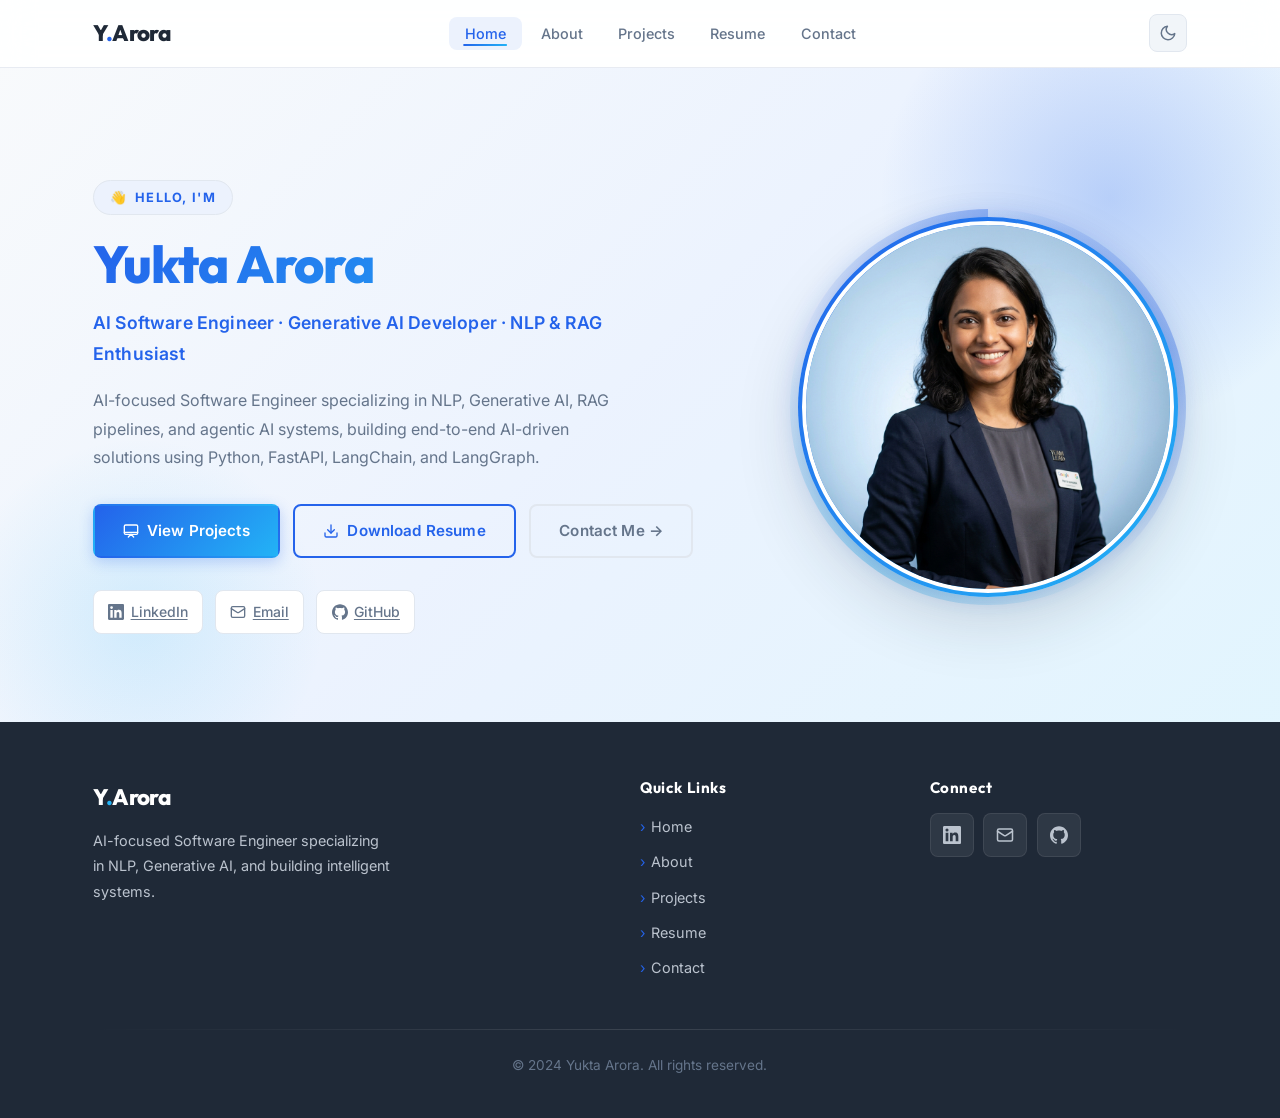
<file: index.html>
<!DOCTYPE html>
<html lang="en" data-theme="light">
<head>
  <meta charset="UTF-8">
  <meta name="viewport" content="width=device-width, initial-scale=1.0">
  <title>Yukta Arora | AI Software Engineer &amp; Generative AI Developer</title>
  <meta name="description" content="Portfolio of Yukta Arora — AI Software Engineer specializing in NLP, Generative AI, RAG pipelines, and agentic AI systems.">
  <meta name="keywords" content="Yukta Arora, AI Engineer, NLP, Generative AI, RAG, LangChain, LangGraph, FastAPI, Portfolio">
  <meta name="author" content="Yukta Arora">
  <link rel="canonical" href="https://yuktaarora.dev/index.html">

  <!-- Open Graph -->
  <meta property="og:title" content="Yukta Arora | AI Software Engineer">
  <meta property="og:description" content="AI-focused Software Engineer specializing in NLP, Generative AI, RAG pipelines, and agentic AI systems.">
  <meta property="og:type" content="website">
  <meta property="og:url" content="https://yuktaarora.dev/">
  <meta property="og:image" content="assets/images/profile.jpg">

  <!-- Twitter Card -->
  <meta name="twitter:card" content="summary_large_image">
  <meta name="twitter:title" content="Yukta Arora | AI Software Engineer">
  <meta name="twitter:description" content="AI-focused Software Engineer specializing in NLP, Generative AI, RAG pipelines, and agentic AI systems.">
  <meta name="twitter:image" content="assets/images/profile.jpg">

  <link rel="icon" type="image/png" href="assets/images/favicon.png">

  <!-- Fonts: Outfit (headings) + Inter (body) -->
  <link rel="preconnect" href="https://fonts.googleapis.com">
  <link rel="preconnect" href="https://fonts.gstatic.com" crossorigin>
  <link href="https://fonts.googleapis.com/css2?family=Inter:wght@400;500;600;700&family=Outfit:wght@400;600;700;800&display=swap" rel="stylesheet">

  <!-- Stylesheets: theme first so tokens are available to style.css -->
  <link rel="stylesheet" href="css/theme.css">
  <link rel="stylesheet" href="css/style.css">
  <link rel="stylesheet" href="css/responsive.css">
  <link rel="stylesheet" href="css/accessibility.css">

  <!-- Apply saved theme before render to prevent flash -->
  <script>
    (function(){
      var saved = localStorage.getItem('portfolio-theme');
      var sys = window.matchMedia('(prefers-color-scheme: dark)').matches ? 'dark' : 'light';
      document.documentElement.setAttribute('data-theme', saved || sys);
    })();
  </script>
</head>
<body>
  <!-- Skip to Content -->
  <a href="#main-content" class="skip-link">Skip to main content</a>

  <!-- Header -->
  <header class="site-header" role="banner">
    <nav class="container nav-wrapper" aria-label="Primary navigation">
      <a href="index.html" class="nav-logo" aria-label="Yukta Arora - Home">Y<span>.</span>Arora</a>

      <ul class="nav-menu" id="nav-menu" role="menubar">
        <li role="none"><a href="index.html"    class="nav-link" role="menuitem">Home</a></li>
        <li role="none"><a href="about.html"    class="nav-link" role="menuitem">About</a></li>
        <li role="none"><a href="projects.html" class="nav-link" role="menuitem">Projects</a></li>
        <li role="none"><a href="resume.html"   class="nav-link" role="menuitem">Resume</a></li>
        <li role="none"><a href="contact.html"  class="nav-link" role="menuitem">Contact</a></li>
      </ul>

      <div class="nav-actions">
        <!-- Dark / Light Mode Toggle -->
        <button class="theme-toggle" id="theme-toggle" aria-label="Switch to dark mode">
          <!-- Sun (shown in dark mode) -->
          <svg class="icon-sun" width="18" height="18" viewBox="0 0 24 24" fill="none" stroke="currentColor" stroke-width="2" stroke-linecap="round" stroke-linejoin="round" aria-hidden="true">
            <circle cx="12" cy="12" r="4"/><path d="M12 2v2M12 20v2M4.93 4.93l1.41 1.41M17.66 17.66l1.41 1.41M2 12h2M20 12h2M4.93 19.07l1.41-1.41M17.66 6.34l1.41-1.41"/>
          </svg>
          <!-- Moon (shown in light mode) -->
          <svg class="icon-moon" width="18" height="18" viewBox="0 0 24 24" fill="none" stroke="currentColor" stroke-width="2" stroke-linecap="round" stroke-linejoin="round" aria-hidden="true">
            <path d="M21 12.79A9 9 0 1 1 11.21 3 7 7 0 0 0 21 12.79z"/>
          </svg>
        </button>

        <!-- Hamburger (mobile) -->
        <button class="hamburger" id="hamburger" aria-label="Toggle navigation menu" aria-expanded="false" aria-controls="nav-menu">
          <span></span><span></span><span></span>
        </button>
      </div>

      <div class="nav-overlay" id="nav-overlay" aria-hidden="true"></div>
    </nav>
  </header>

  <!-- Main Content -->
  <main id="main-content">
    <!-- Hero Section -->
    <section class="hero" aria-labelledby="hero-heading">
      <div class="container hero-content">

        <div class="hero-text fade-in">
          <span class="greeting">
            <!-- wave emoji -->
            <span aria-hidden="true">👋</span> Hello, I'm
          </span>
          <h1 id="hero-heading">Yukta Arora</h1>
          <p class="tagline">AI Software Engineer · Generative AI Developer · NLP &amp; RAG Enthusiast</p>
          <p class="summary">AI-focused Software Engineer specializing in NLP, Generative AI, RAG pipelines, and agentic AI systems, building end-to-end AI-driven solutions using Python, FastAPI, LangChain, and LangGraph.</p>

          <div class="hero-buttons">
            <a href="projects.html" class="btn btn-primary">
              <svg width="16" height="16" viewBox="0 0 24 24" fill="none" stroke="currentColor" stroke-width="2" stroke-linecap="round" stroke-linejoin="round" aria-hidden="true"><rect x="2" y="3" width="20" height="14" rx="2"/><path d="m8 21 4-4 4 4"/><path d="M2 14h20"/></svg>
              View Projects
            </a>
            <a href="assets/resume/Yukta_Arora_Resume.pdf" class="btn btn-outline" download>
              <svg width="16" height="16" viewBox="0 0 24 24" fill="none" stroke="currentColor" stroke-width="2" stroke-linecap="round" stroke-linejoin="round" aria-hidden="true"><path d="M21 15v4a2 2 0 0 1-2 2H5a2 2 0 0 1-2-2v-4"/><polyline points="7 10 12 15 17 10"/><line x1="12" y1="15" x2="12" y2="3"/></svg>
              Download Resume
            </a>
            <a href="contact.html" class="btn btn-ghost">
              Contact Me →
            </a>
          </div>

          <div class="hero-social" aria-label="Social links">
            <a href="https://linkedin.com/in/yuktaarora" target="_blank" rel="noopener noreferrer" aria-label="LinkedIn profile">
              <svg width="16" height="16" viewBox="0 0 24 24" fill="currentColor" aria-hidden="true"><path d="M20.447 20.452h-3.554v-5.569c0-1.328-.027-3.037-1.852-3.037-1.853 0-2.136 1.445-2.136 2.939v5.667H9.351V9h3.414v1.561h.046c.477-.9 1.637-1.85 3.37-1.85 3.601 0 4.267 2.37 4.267 5.455v6.286zM5.337 7.433a2.062 2.062 0 01-2.063-2.065 2.064 2.064 0 112.063 2.065zm1.782 13.019H3.555V9h3.564v11.452zM22.225 0H1.771C.792 0 0 .774 0 1.729v20.542C0 23.227.792 24 1.771 24h20.451C23.2 24 24 23.227 24 22.271V1.729C24 .774 23.2 0 22.222 0h.003z"/></svg>
              LinkedIn
            </a>
            <a href="mailto:yukta.arora@email.com" aria-label="Send email">
              <svg width="16" height="16" viewBox="0 0 24 24" fill="none" stroke="currentColor" stroke-width="2" stroke-linecap="round" stroke-linejoin="round" aria-hidden="true"><rect x="2" y="4" width="20" height="16" rx="2"/><path d="m22 7-8.97 5.7a1.94 1.94 0 0 1-2.06 0L2 7"/></svg>
              Email
            </a>
            <a href="https://github.com/yuktaarora" target="_blank" rel="noopener noreferrer" aria-label="GitHub profile">
              <svg width="16" height="16" viewBox="0 0 24 24" fill="currentColor" aria-hidden="true"><path d="M12 .297c-6.63 0-12 5.373-12 12 0 5.303 3.438 9.8 8.205 11.385.6.113.82-.258.82-.577 0-.285-.01-1.04-.015-2.04-3.338.724-4.042-1.61-4.042-1.61C4.422 18.07 3.633 17.7 3.633 17.7c-1.087-.744.084-.729.084-.729 1.205.084 1.838 1.236 1.838 1.236 1.07 1.835 2.809 1.305 3.495.998.108-.776.417-1.305.76-1.605-2.665-.3-5.466-1.332-5.466-5.93 0-1.31.465-2.38 1.235-3.22-.135-.303-.54-1.523.105-3.176 0 0 1.005-.322 3.3 1.23.96-.267 1.98-.399 3-.405 1.02.006 2.04.138 3 .405 2.28-1.552 3.285-1.23 3.285-1.23.645 1.653.24 2.873.12 3.176.765.84 1.23 1.91 1.23 3.22 0 4.61-2.805 5.625-5.475 5.92.42.36.81 1.096.81 2.22 0 1.606-.015 2.896-.015 3.286 0 .315.21.69.825.57C20.565 22.092 24 17.592 24 12.297c0-6.627-5.373-12-12-12"/></svg>
              GitHub
            </a>
          </div>
        </div>

        <figure class="hero-image scale-in">
          <div class="hero-image-wrapper">
            <img src="assets/images/profile.jpg" alt="Yukta Arora — AI Software Engineer" width="340" height="340" loading="eager">
          </div>
        </figure>

      </div>
    </section>
  </main>

  <!-- Footer -->
  <footer class="site-footer" role="contentinfo">
    <div class="container">
      <div class="footer-grid">
        <div class="footer-brand">
          <a href="index.html" class="nav-logo" aria-label="Home">Y<span>.</span>Arora</a>
          <p>AI-focused Software Engineer specializing in NLP, Generative AI, and building intelligent systems.</p>
        </div>
        <nav class="footer-links" aria-label="Footer navigation">
          <h4>Quick Links</h4>
          <ul>
            <li><a href="index.html">Home</a></li>
            <li><a href="about.html">About</a></li>
            <li><a href="projects.html">Projects</a></li>
            <li><a href="resume.html">Resume</a></li>
            <li><a href="contact.html">Contact</a></li>
          </ul>
        </nav>
        <div class="footer-social">
          <h4>Connect</h4>
          <div class="social-icons">
            <a href="https://linkedin.com/in/yuktaarora" target="_blank" rel="noopener noreferrer" aria-label="LinkedIn">
              <svg width="18" height="18" viewBox="0 0 24 24" fill="currentColor" aria-hidden="true"><path d="M20.447 20.452h-3.554v-5.569c0-1.328-.027-3.037-1.852-3.037-1.853 0-2.136 1.445-2.136 2.939v5.667H9.351V9h3.414v1.561h.046c.477-.9 1.637-1.85 3.37-1.85 3.601 0 4.267 2.37 4.267 5.455v6.286zM5.337 7.433a2.062 2.062 0 01-2.063-2.065 2.064 2.064 0 112.063 2.065zm1.782 13.019H3.555V9h3.564v11.452zM22.225 0H1.771C.792 0 0 .774 0 1.729v20.542C0 23.227.792 24 1.771 24h20.451C23.2 24 24 23.227 24 22.271V1.729C24 .774 23.2 0 22.222 0h.003z"/></svg>
            </a>
            <a href="mailto:yukta.arora@email.com" aria-label="Email">
              <svg width="18" height="18" viewBox="0 0 24 24" fill="none" stroke="currentColor" stroke-width="2" stroke-linecap="round" stroke-linejoin="round" aria-hidden="true"><rect x="2" y="4" width="20" height="16" rx="2"/><path d="m22 7-8.97 5.7a1.94 1.94 0 0 1-2.06 0L2 7"/></svg>
            </a>
            <a href="https://github.com/yuktaarora" target="_blank" rel="noopener noreferrer" aria-label="GitHub">
              <svg width="18" height="18" viewBox="0 0 24 24" fill="currentColor" aria-hidden="true"><path d="M12 .297c-6.63 0-12 5.373-12 12 0 5.303 3.438 9.8 8.205 11.385.6.113.82-.258.82-.577 0-.285-.01-1.04-.015-2.04-3.338.724-4.042-1.61-4.042-1.61C4.422 18.07 3.633 17.7 3.633 17.7c-1.087-.744.084-.729.084-.729 1.205.084 1.838 1.236 1.838 1.236 1.07 1.835 2.809 1.305 3.495.998.108-.776.417-1.305.76-1.605-2.665-.3-5.466-1.332-5.466-5.93 0-1.31.465-2.38 1.235-3.22-.135-.303-.54-1.523.105-3.176 0 0 1.005-.322 3.3 1.23.96-.267 1.98-.399 3-.405 1.02.006 2.04.138 3 .405 2.28-1.552 3.285-1.23 3.285-1.23.645 1.653.24 2.873.12 3.176.765.84 1.23 1.91 1.23 3.22 0 4.61-2.805 5.625-5.475 5.92.42.36.81 1.096.81 2.22 0 1.606-.015 2.896-.015 3.286 0 .315.21.69.825.57C20.565 22.092 24 17.592 24 12.297c0-6.627-5.373-12-12-12"/></svg>
            </a>
          </div>
        </div>
      </div>
      <div class="footer-divider"></div>
      <div class="footer-bottom">
        <p>&copy; 2024 Yukta Arora. All rights reserved.</p>
      </div>
    </div>
  </footer>

  <!-- Back to Top -->
  <button class="back-to-top" id="back-to-top" aria-label="Back to top">
    <svg width="18" height="18" viewBox="0 0 24 24" fill="none" stroke="currentColor" stroke-width="2.5" stroke-linecap="round" stroke-linejoin="round" aria-hidden="true"><path d="m18 15-6-6-6 6"/></svg>
  </button>

  <script src="js/script.js"></script>
</body>
</html>
</file>
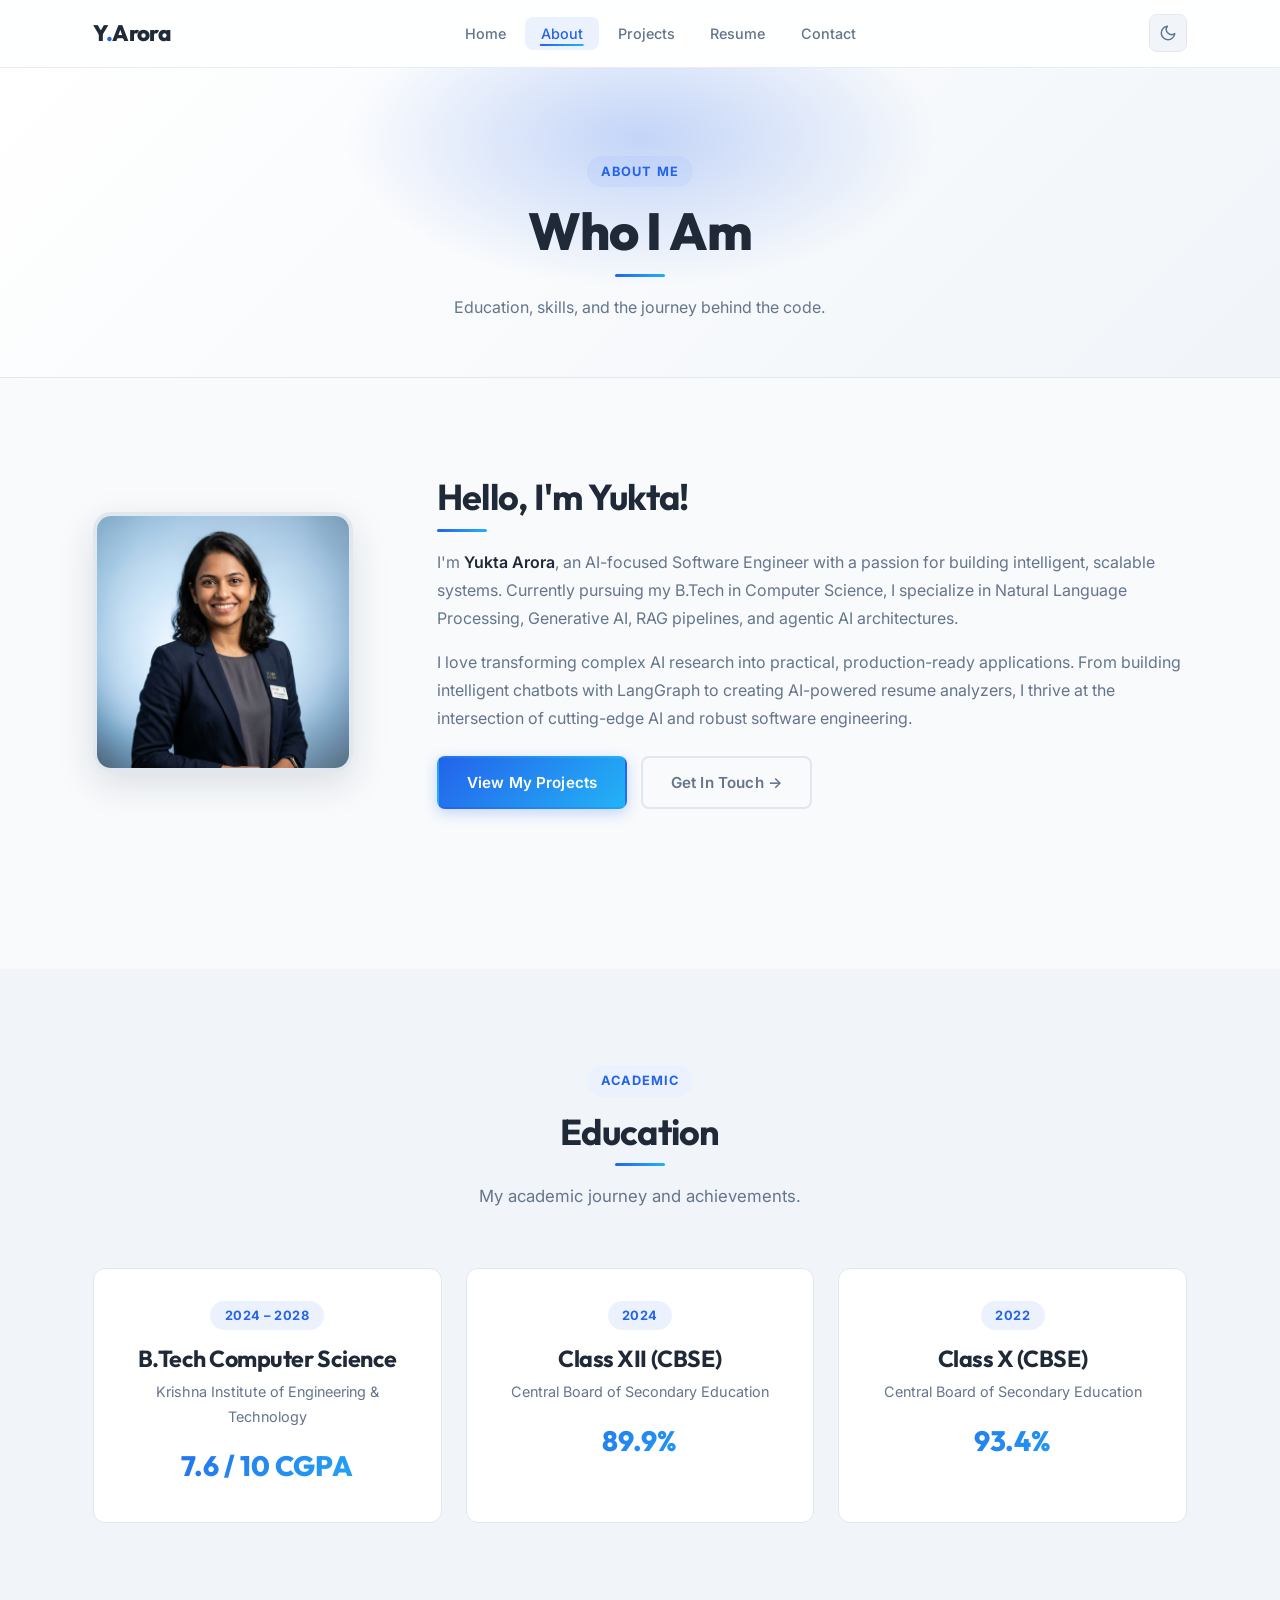
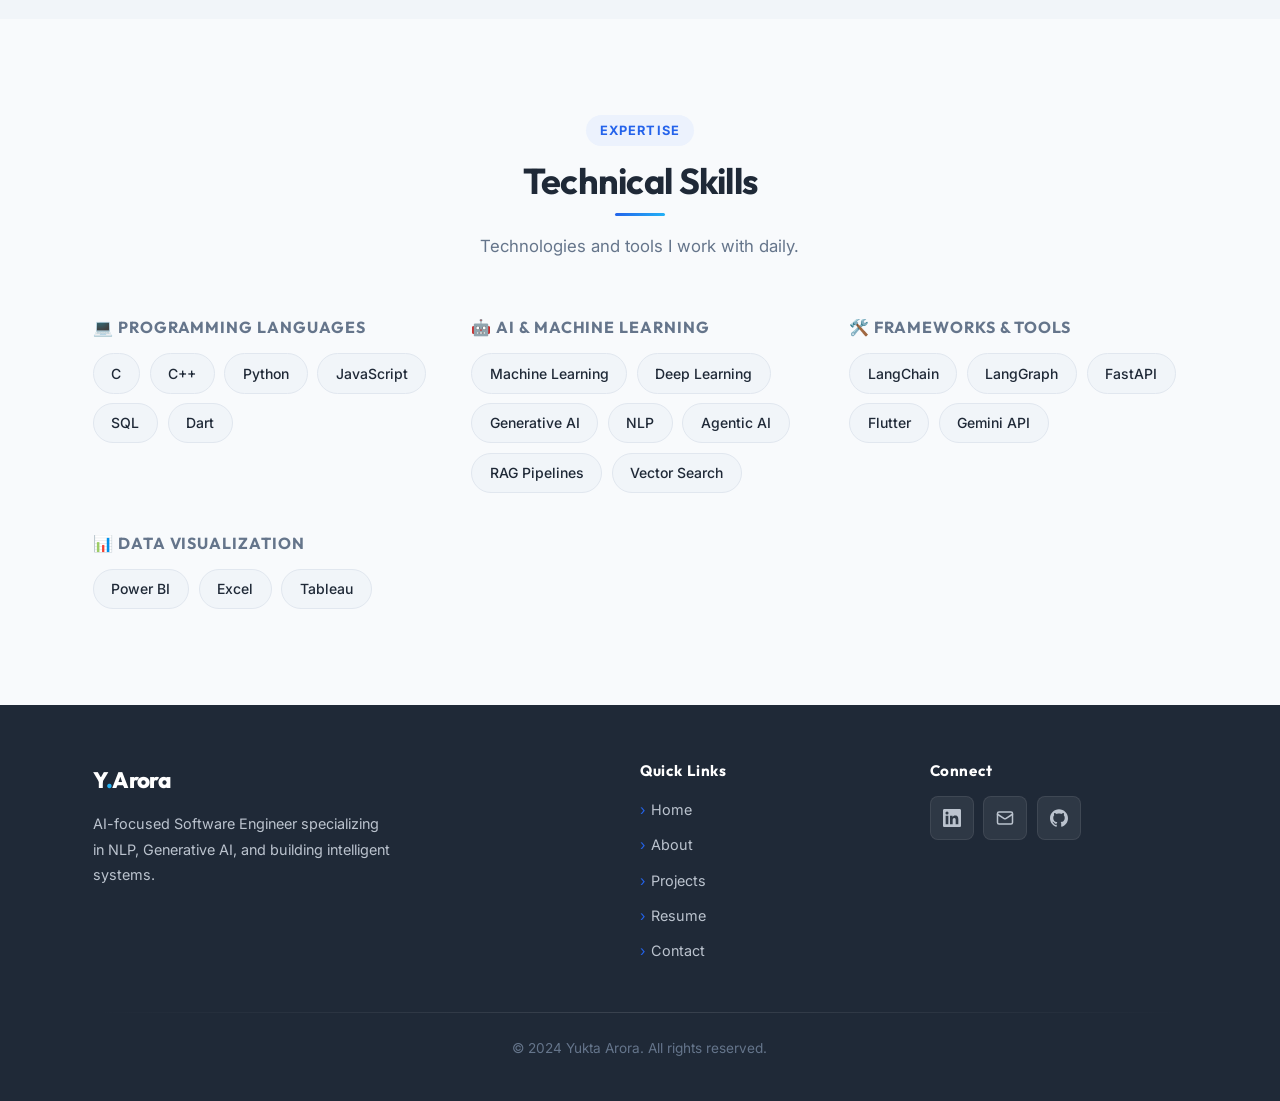
<file: about.html>
<!DOCTYPE html>
<html lang="en" data-theme="light">
<head>
  <meta charset="UTF-8">
  <meta name="viewport" content="width=device-width, initial-scale=1.0">
  <title>About — Yukta Arora | Education, Skills &amp; Background</title>
  <meta name="description" content="Learn about Yukta Arora's education, technical skills in AI, NLP, Python, and professional background.">
  <meta name="keywords" content="Yukta Arora, About, Education, Skills, AI, Python, LangChain, NLP, Machine Learning">
  <meta name="author" content="Yukta Arora">
  <link rel="canonical" href="https://yuktaarora.dev/about.html">
  <meta property="og:title" content="About — Yukta Arora">
  <meta property="og:description" content="Education, technical skills, and background of Yukta Arora.">
  <meta property="og:type" content="website">
  <meta property="og:url" content="https://yuktaarora.dev/about.html">
  <meta property="og:image" content="assets/images/profile.jpg">
  <meta name="twitter:card" content="summary">
  <meta name="twitter:title" content="About — Yukta Arora">
  <meta name="twitter:description" content="Education, skills, and background.">
  <link rel="icon" type="image/png" href="assets/images/favicon.png">
  <link rel="preconnect" href="https://fonts.googleapis.com">
  <link rel="preconnect" href="https://fonts.gstatic.com" crossorigin>
  <link href="https://fonts.googleapis.com/css2?family=Inter:wght@400;500;600;700&family=Outfit:wght@400;600;700;800&display=swap" rel="stylesheet">
  <link rel="stylesheet" href="css/theme.css">
  <link rel="stylesheet" href="css/style.css">
  <link rel="stylesheet" href="css/responsive.css">
  <link rel="stylesheet" href="css/accessibility.css">
  <script>
    (function(){
      var saved = localStorage.getItem('portfolio-theme');
      var sys = window.matchMedia('(prefers-color-scheme: dark)').matches ? 'dark' : 'light';
      document.documentElement.setAttribute('data-theme', saved || sys);
    })();
  </script>
</head>
<body>
  <a href="#main-content" class="skip-link">Skip to main content</a>

  <header class="site-header" role="banner">
    <nav class="container nav-wrapper" aria-label="Primary navigation">
      <a href="index.html" class="nav-logo" aria-label="Yukta Arora - Home">Y<span>.</span>Arora</a>
      <ul class="nav-menu" id="nav-menu" role="menubar">
        <li role="none"><a href="index.html"    class="nav-link" role="menuitem">Home</a></li>
        <li role="none"><a href="about.html"    class="nav-link" role="menuitem">About</a></li>
        <li role="none"><a href="projects.html" class="nav-link" role="menuitem">Projects</a></li>
        <li role="none"><a href="resume.html"   class="nav-link" role="menuitem">Resume</a></li>
        <li role="none"><a href="contact.html"  class="nav-link" role="menuitem">Contact</a></li>
      </ul>
      <div class="nav-actions">
        <button class="theme-toggle" id="theme-toggle" aria-label="Switch to dark mode">
          <svg class="icon-sun" width="18" height="18" viewBox="0 0 24 24" fill="none" stroke="currentColor" stroke-width="2" stroke-linecap="round" stroke-linejoin="round" aria-hidden="true">
            <circle cx="12" cy="12" r="4"/><path d="M12 2v2M12 20v2M4.93 4.93l1.41 1.41M17.66 17.66l1.41 1.41M2 12h2M20 12h2M4.93 19.07l1.41-1.41M17.66 6.34l1.41-1.41"/>
          </svg>
          <svg class="icon-moon" width="18" height="18" viewBox="0 0 24 24" fill="none" stroke="currentColor" stroke-width="2" stroke-linecap="round" stroke-linejoin="round" aria-hidden="true">
            <path d="M21 12.79A9 9 0 1 1 11.21 3 7 7 0 0 0 21 12.79z"/>
          </svg>
        </button>
        <button class="hamburger" id="hamburger" aria-label="Toggle navigation menu" aria-expanded="false" aria-controls="nav-menu">
          <span></span><span></span><span></span>
        </button>
      </div>
      <div class="nav-overlay" id="nav-overlay" aria-hidden="true"></div>
    </nav>
  </header>

  <main id="main-content">
    <!-- Page Banner -->
    <section class="page-banner" aria-labelledby="about-heading">
      <div class="container">
        <span class="section-tag">About Me</span>
        <h1 id="about-heading">Who I Am</h1>
        <div class="section-divider"></div>
        <p>Education, skills, and the journey behind the code.</p>
      </div>
    </section>

    <!-- About Intro -->
    <section class="section-padding" aria-labelledby="intro-heading">
      <div class="container">
        <div class="about-intro fade-in">
          <div class="about-photo-wrapper">
            <img src="assets/images/profile.jpg" alt="Yukta Arora portrait" class="about-photo" width="280" height="280" loading="lazy">
          </div>
          <div class="about-text">
            <h2 id="intro-heading">Hello, I'm Yukta!</h2>
            <div class="section-divider" style="margin-left:0;"></div>
            <p>I'm <strong>Yukta Arora</strong>, an AI-focused Software Engineer with a passion for building intelligent, scalable systems. Currently pursuing my B.Tech in Computer Science, I specialize in Natural Language Processing, Generative AI, RAG pipelines, and agentic AI architectures.</p>
            <p>I love transforming complex AI research into practical, production-ready applications. From building intelligent chatbots with LangGraph to creating AI-powered resume analyzers, I thrive at the intersection of cutting-edge AI and robust software engineering.</p>
            <div class="hero-buttons" style="margin-top:1.5rem; margin-bottom:0;">
              <a href="projects.html" class="btn btn-primary">View My Projects</a>
              <a href="contact.html" class="btn btn-ghost">Get In Touch →</a>
            </div>
          </div>
        </div>
      </div>
    </section>

    <!-- Education -->
    <section class="section-padding" aria-labelledby="education-heading" style="background:var(--bg-elevated);">
      <div class="container">
        <div class="section-header">
          <span class="section-tag">Academic</span>
          <h2 id="education-heading">Education</h2>
          <div class="section-divider"></div>
          <p>My academic journey and achievements.</p>
        </div>
        <div class="education-grid">
          <article class="card edu-card fade-in" aria-labelledby="edu1-title">
            <span class="year">2024 – 2028</span>
            <h3 id="edu1-title">B.Tech Computer Science</h3>
            <p class="institution">Krishna Institute of Engineering &amp; Technology</p>
            <p class="score">7.6 / 10 CGPA</p>
          </article>
          <article class="card edu-card fade-in" aria-labelledby="edu2-title">
            <span class="year">2024</span>
            <h3 id="edu2-title">Class XII (CBSE)</h3>
            <p class="institution">Central Board of Secondary Education</p>
            <p class="score">89.9%</p>
          </article>
          <article class="card edu-card fade-in" aria-labelledby="edu3-title">
            <span class="year">2022</span>
            <h3 id="edu3-title">Class X (CBSE)</h3>
            <p class="institution">Central Board of Secondary Education</p>
            <p class="score">93.4%</p>
          </article>
        </div>
      </div>
    </section>

    <!-- Skills -->
    <section class="section-padding" aria-labelledby="skills-heading">
      <div class="container">
        <div class="section-header">
          <span class="section-tag">Expertise</span>
          <h2 id="skills-heading">Technical Skills</h2>
          <div class="section-divider"></div>
          <p>Technologies and tools I work with daily.</p>
        </div>

        <div class="skills-section-grid">
          <div class="skills-category fade-in">
            <h3>💻 Programming Languages</h3>
            <div class="skills-grid">
              <span class="skill-tag">C</span>
              <span class="skill-tag">C++</span>
              <span class="skill-tag">Python</span>
              <span class="skill-tag">JavaScript</span>
              <span class="skill-tag">SQL</span>
              <span class="skill-tag">Dart</span>
            </div>
          </div>

          <div class="skills-category fade-in">
            <h3>🤖 AI &amp; Machine Learning</h3>
            <div class="skills-grid">
              <span class="skill-tag">Machine Learning</span>
              <span class="skill-tag">Deep Learning</span>
              <span class="skill-tag">Generative AI</span>
              <span class="skill-tag">NLP</span>
              <span class="skill-tag">Agentic AI</span>
              <span class="skill-tag">RAG Pipelines</span>
              <span class="skill-tag">Vector Search</span>
            </div>
          </div>

          <div class="skills-category fade-in">
            <h3>🛠️ Frameworks &amp; Tools</h3>
            <div class="skills-grid">
              <span class="skill-tag">LangChain</span>
              <span class="skill-tag">LangGraph</span>
              <span class="skill-tag">FastAPI</span>
              <span class="skill-tag">Flutter</span>
              <span class="skill-tag">Gemini API</span>
            </div>
          </div>

          <div class="skills-category fade-in">
            <h3>📊 Data Visualization</h3>
            <div class="skills-grid">
              <span class="skill-tag">Power BI</span>
              <span class="skill-tag">Excel</span>
              <span class="skill-tag">Tableau</span>
            </div>
          </div>
        </div>
      </div>
    </section>
  </main>

  <!-- Footer -->
  <footer class="site-footer" role="contentinfo">
    <div class="container">
      <div class="footer-grid">
        <div class="footer-brand">
          <a href="index.html" class="nav-logo" aria-label="Home">Y<span>.</span>Arora</a>
          <p>AI-focused Software Engineer specializing in NLP, Generative AI, and building intelligent systems.</p>
        </div>
        <nav class="footer-links" aria-label="Footer navigation">
          <h4>Quick Links</h4>
          <ul>
            <li><a href="index.html">Home</a></li>
            <li><a href="about.html">About</a></li>
            <li><a href="projects.html">Projects</a></li>
            <li><a href="resume.html">Resume</a></li>
            <li><a href="contact.html">Contact</a></li>
          </ul>
        </nav>
        <div class="footer-social">
          <h4>Connect</h4>
          <div class="social-icons">
            <a href="https://linkedin.com/in/yuktaarora" target="_blank" rel="noopener noreferrer" aria-label="LinkedIn"><svg width="18" height="18" viewBox="0 0 24 24" fill="currentColor" aria-hidden="true"><path d="M20.447 20.452h-3.554v-5.569c0-1.328-.027-3.037-1.852-3.037-1.853 0-2.136 1.445-2.136 2.939v5.667H9.351V9h3.414v1.561h.046c.477-.9 1.637-1.85 3.37-1.85 3.601 0 4.267 2.37 4.267 5.455v6.286zM5.337 7.433a2.062 2.062 0 01-2.063-2.065 2.064 2.064 0 112.063 2.065zm1.782 13.019H3.555V9h3.564v11.452zM22.225 0H1.771C.792 0 0 .774 0 1.729v20.542C0 23.227.792 24 1.771 24h20.451C23.2 24 24 23.227 24 22.271V1.729C24 .774 23.2 0 22.222 0h.003z"/></svg></a>
            <a href="mailto:yukta.arora@email.com" aria-label="Email"><svg width="18" height="18" viewBox="0 0 24 24" fill="none" stroke="currentColor" stroke-width="2" stroke-linecap="round" stroke-linejoin="round" aria-hidden="true"><rect x="2" y="4" width="20" height="16" rx="2"/><path d="m22 7-8.97 5.7a1.94 1.94 0 0 1-2.06 0L2 7"/></svg></a>
            <a href="https://github.com/yuktaarora" target="_blank" rel="noopener noreferrer" aria-label="GitHub"><svg width="18" height="18" viewBox="0 0 24 24" fill="currentColor" aria-hidden="true"><path d="M12 .297c-6.63 0-12 5.373-12 12 0 5.303 3.438 9.8 8.205 11.385.6.113.82-.258.82-.577 0-.285-.01-1.04-.015-2.04-3.338.724-4.042-1.61-4.042-1.61C4.422 18.07 3.633 17.7 3.633 17.7c-1.087-.744.084-.729.084-.729 1.205.084 1.838 1.236 1.838 1.236 1.07 1.835 2.809 1.305 3.495.998.108-.776.417-1.305.76-1.605-2.665-.3-5.466-1.332-5.466-5.93 0-1.31.465-2.38 1.235-3.22-.135-.303-.54-1.523.105-3.176 0 0 1.005-.322 3.3 1.23.96-.267 1.98-.399 3-.405 1.02.006 2.04.138 3 .405 2.28-1.552 3.285-1.23 3.285-1.23.645 1.653.24 2.873.12 3.176.765.84 1.23 1.91 1.23 3.22 0 4.61-2.805 5.625-5.475 5.92.42.36.81 1.096.81 2.22 0 1.606-.015 2.896-.015 3.286 0 .315.21.69.825.57C20.565 22.092 24 17.592 24 12.297c0-6.627-5.373-12-12-12"/></svg></a>
          </div>
        </div>
      </div>
      <div class="footer-divider"></div>
      <div class="footer-bottom">
        <p>&copy; 2024 Yukta Arora. All rights reserved.</p>
      </div>
    </div>
  </footer>

  <button class="back-to-top" id="back-to-top" aria-label="Back to top">
    <svg width="18" height="18" viewBox="0 0 24 24" fill="none" stroke="currentColor" stroke-width="2.5" stroke-linecap="round" stroke-linejoin="round" aria-hidden="true"><path d="m18 15-6-6-6 6"/></svg>
  </button>

  <script src="js/script.js"></script>
</body>
</html>
</file>
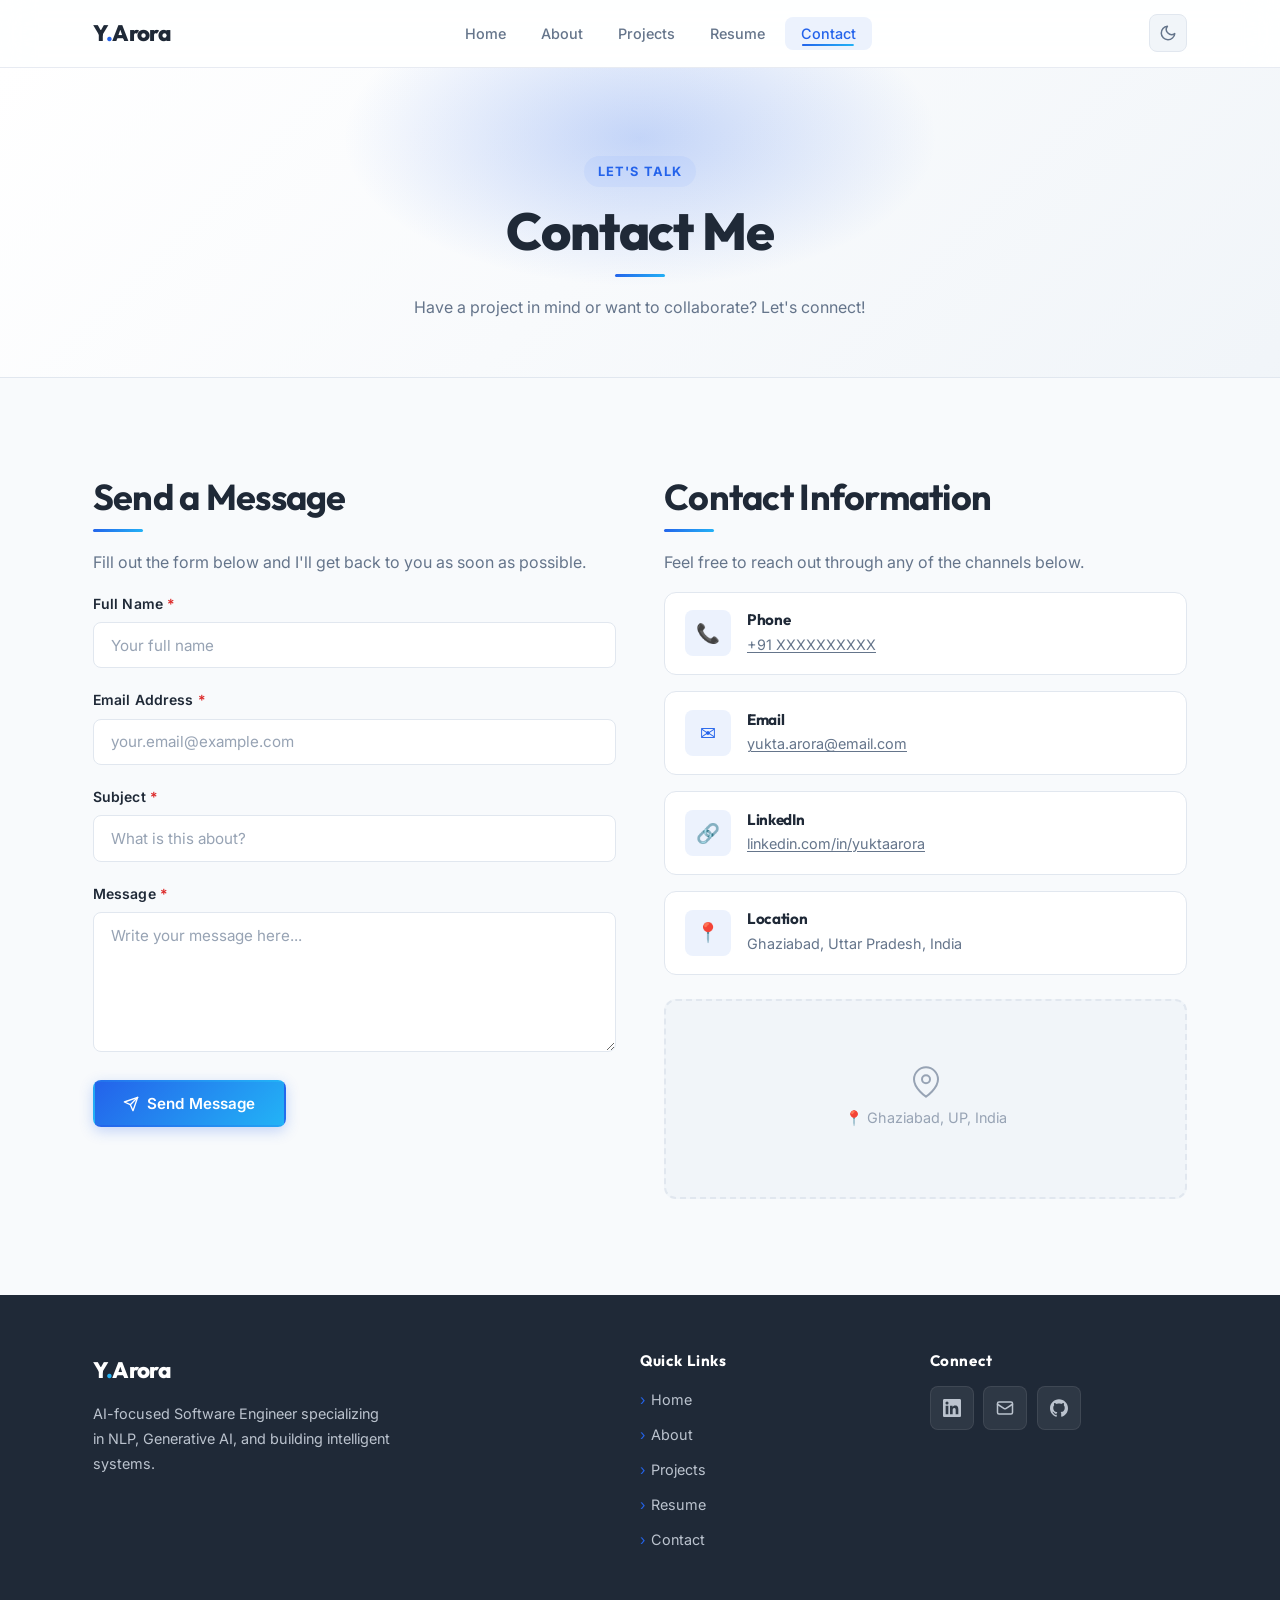
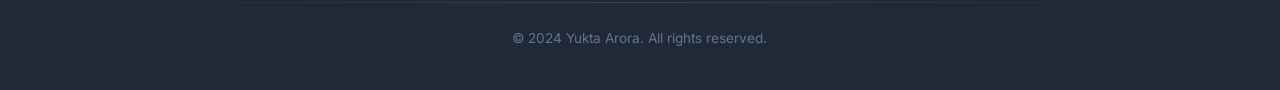
<file: contact.html>
<!DOCTYPE html>
<html lang="en" data-theme="light">
<head>
  <meta charset="UTF-8">
  <meta name="viewport" content="width=device-width, initial-scale=1.0">
  <title>Contact — Yukta Arora | Get in Touch</title>
  <meta name="description" content="Contact Yukta Arora for AI/ML collaborations, freelance projects, or professional inquiries.">
  <meta name="keywords" content="Yukta Arora, Contact, AI Engineer, Hire, Freelance, Collaborate">
  <meta name="author" content="Yukta Arora">
  <link rel="canonical" href="https://yuktaarora.dev/contact.html">
  <meta property="og:title" content="Contact — Yukta Arora">
  <meta property="og:description" content="Get in touch for AI/ML collaborations and opportunities.">
  <meta property="og:type" content="website">
  <meta property="og:url" content="https://yuktaarora.dev/contact.html">
  <meta property="og:image" content="assets/images/profile.jpg">
  <meta name="twitter:card" content="summary">
  <meta name="twitter:title" content="Contact — Yukta Arora">
  <meta name="twitter:description" content="Get in touch for collaborations.">
  <link rel="icon" type="image/png" href="assets/images/favicon.png">
  <link rel="preconnect" href="https://fonts.googleapis.com">
  <link rel="preconnect" href="https://fonts.gstatic.com" crossorigin>
  <link href="https://fonts.googleapis.com/css2?family=Inter:wght@400;500;600;700&family=Outfit:wght@400;600;700;800&display=swap" rel="stylesheet">
  <link rel="stylesheet" href="css/theme.css">
  <link rel="stylesheet" href="css/style.css">
  <link rel="stylesheet" href="css/responsive.css">
  <link rel="stylesheet" href="css/accessibility.css">
  <script>
    (function(){
      var saved = localStorage.getItem('portfolio-theme');
      var sys = window.matchMedia('(prefers-color-scheme: dark)').matches ? 'dark' : 'light';
      document.documentElement.setAttribute('data-theme', saved || sys);
    })();
  </script>
</head>
<body>
  <a href="#main-content" class="skip-link">Skip to main content</a>

  <header class="site-header" role="banner">
    <nav class="container nav-wrapper" aria-label="Primary navigation">
      <a href="index.html" class="nav-logo" aria-label="Yukta Arora - Home">Y<span>.</span>Arora</a>
      <ul class="nav-menu" id="nav-menu" role="menubar">
        <li role="none"><a href="index.html"    class="nav-link" role="menuitem">Home</a></li>
        <li role="none"><a href="about.html"    class="nav-link" role="menuitem">About</a></li>
        <li role="none"><a href="projects.html" class="nav-link" role="menuitem">Projects</a></li>
        <li role="none"><a href="resume.html"   class="nav-link" role="menuitem">Resume</a></li>
        <li role="none"><a href="contact.html"  class="nav-link" role="menuitem">Contact</a></li>
      </ul>
      <div class="nav-actions">
        <button class="theme-toggle" id="theme-toggle" aria-label="Switch to dark mode">
          <svg class="icon-sun" width="18" height="18" viewBox="0 0 24 24" fill="none" stroke="currentColor" stroke-width="2" stroke-linecap="round" stroke-linejoin="round" aria-hidden="true">
            <circle cx="12" cy="12" r="4"/><path d="M12 2v2M12 20v2M4.93 4.93l1.41 1.41M17.66 17.66l1.41 1.41M2 12h2M20 12h2M4.93 19.07l1.41-1.41M17.66 6.34l1.41-1.41"/>
          </svg>
          <svg class="icon-moon" width="18" height="18" viewBox="0 0 24 24" fill="none" stroke="currentColor" stroke-width="2" stroke-linecap="round" stroke-linejoin="round" aria-hidden="true">
            <path d="M21 12.79A9 9 0 1 1 11.21 3 7 7 0 0 0 21 12.79z"/>
          </svg>
        </button>
        <button class="hamburger" id="hamburger" aria-label="Toggle navigation menu" aria-expanded="false" aria-controls="nav-menu">
          <span></span><span></span><span></span>
        </button>
      </div>
      <div class="nav-overlay" id="nav-overlay" aria-hidden="true"></div>
    </nav>
  </header>

  <main id="main-content">
    <section class="page-banner" aria-labelledby="contact-heading">
      <div class="container">
        <span class="section-tag">Let's Talk</span>
        <h1 id="contact-heading">Contact Me</h1>
        <div class="section-divider"></div>
        <p>Have a project in mind or want to collaborate? Let's connect!</p>
      </div>
    </section>

    <section class="section-padding" aria-labelledby="contact-form-heading">
      <div class="container">
        <div class="contact-grid">

          <!-- Contact Form -->
          <div class="fade-in">
            <h2 id="contact-form-heading">Send a Message</h2>
            <div class="section-divider" style="margin-left:0;"></div>
            <p>Fill out the form below and I'll get back to you as soon as possible.</p>

            <!-- Live region for screen readers -->
            <div id="form-status" role="status" aria-live="polite" class="sr-only"></div>

            <!-- Success message -->
            <div id="form-success" role="alert" style="display:none; background:hsla(142,71%,45%,.1); color:hsl(142,71%,30%); border:1px solid hsla(142,71%,45%,.3); padding:1rem 1.25rem; border-radius:var(--radius-sm); margin-bottom:1.5rem; font-weight:600;" tabindex="-1">
              ✅ Thank you! Your message has been sent successfully.
            </div>

            <form id="contact-form" novalidate aria-labelledby="contact-form-heading">
              <div class="form-group">
                <label for="full-name">Full Name <span aria-hidden="true" style="color:hsl(0,72%,51%);">*</span></label>
                <input type="text" id="full-name" name="full-name" required aria-required="true" autocomplete="name" placeholder="Your full name">
                <span class="error-message" id="full-name-error" role="alert"></span>
              </div>

              <div class="form-group">
                <label for="email">Email Address <span aria-hidden="true" style="color:hsl(0,72%,51%);">*</span></label>
                <input type="email" id="email" name="email" required aria-required="true" autocomplete="email" placeholder="your.email@example.com">
                <span class="error-message" id="email-error" role="alert"></span>
              </div>

              <div class="form-group">
                <label for="subject">Subject <span aria-hidden="true" style="color:hsl(0,72%,51%);">*</span></label>
                <input type="text" id="subject" name="subject" required aria-required="true" placeholder="What is this about?">
                <span class="error-message" id="subject-error" role="alert"></span>
              </div>

              <div class="form-group">
                <label for="message">Message <span aria-hidden="true" style="color:hsl(0,72%,51%);">*</span></label>
                <textarea id="message" name="message" rows="5" required aria-required="true" placeholder="Write your message here..."></textarea>
                <span class="error-message" id="message-error" role="alert"></span>
              </div>

              <button type="submit" class="btn btn-primary" id="submit-btn">
                <svg width="16" height="16" viewBox="0 0 24 24" fill="none" stroke="currentColor" stroke-width="2" stroke-linecap="round" stroke-linejoin="round" aria-hidden="true"><line x1="22" y1="2" x2="11" y2="13"/><polygon points="22 2 15 22 11 13 2 9 22 2"/></svg>
                Send Message
              </button>
            </form>
          </div>

          <!-- Contact Info -->
          <aside class="fade-in" aria-labelledby="contact-info-heading">
            <h2 id="contact-info-heading">Contact Information</h2>
            <div class="section-divider" style="margin-left:0;"></div>
            <p>Feel free to reach out through any of the channels below.</p>

            <div class="contact-info-cards">
              <div class="card contact-info-card">
                <div class="contact-icon" aria-hidden="true">📞</div>
                <div>
                  <h4>Phone</h4>
                  <p><a href="tel:+91XXXXXXXXXX">+91 XXXXXXXXXX</a></p>
                </div>
              </div>

              <div class="card contact-info-card">
                <div class="contact-icon" aria-hidden="true">✉️</div>
                <div>
                  <h4>Email</h4>
                  <p><a href="mailto:yukta.arora@email.com">yukta.arora@email.com</a></p>
                </div>
              </div>

              <div class="card contact-info-card">
                <div class="contact-icon" aria-hidden="true">🔗</div>
                <div>
                  <h4>LinkedIn</h4>
                  <p><a href="https://linkedin.com/in/yuktaarora" target="_blank" rel="noopener noreferrer">linkedin.com/in/yuktaarora</a></p>
                </div>
              </div>

              <div class="card contact-info-card">
                <div class="contact-icon" aria-hidden="true">📍</div>
                <div>
                  <h4>Location</h4>
                  <p>Ghaziabad, Uttar Pradesh, India</p>
                </div>
              </div>
            </div>

            <!-- Map Placeholder -->
            <div class="map-placeholder" role="img" aria-label="Location map placeholder showing Ghaziabad, India">
              <svg width="32" height="32" viewBox="0 0 24 24" fill="none" stroke="currentColor" stroke-width="1.5" stroke-linecap="round" stroke-linejoin="round" aria-hidden="true"><path d="M21 10c0 7-9 13-9 13s-9-6-9-13a9 9 0 0 1 18 0z"/><circle cx="12" cy="10" r="3"/></svg>
              <span>📍 Ghaziabad, UP, India</span>
            </div>
          </aside>

        </div>
      </div>
    </section>
  </main>

  <footer class="site-footer" role="contentinfo">
    <div class="container">
      <div class="footer-grid">
        <div class="footer-brand">
          <a href="index.html" class="nav-logo" aria-label="Home">Y<span>.</span>Arora</a>
          <p>AI-focused Software Engineer specializing in NLP, Generative AI, and building intelligent systems.</p>
        </div>
        <nav class="footer-links" aria-label="Footer navigation">
          <h4>Quick Links</h4>
          <ul>
            <li><a href="index.html">Home</a></li>
            <li><a href="about.html">About</a></li>
            <li><a href="projects.html">Projects</a></li>
            <li><a href="resume.html">Resume</a></li>
            <li><a href="contact.html">Contact</a></li>
          </ul>
        </nav>
        <div class="footer-social">
          <h4>Connect</h4>
          <div class="social-icons">
            <a href="https://linkedin.com/in/yuktaarora" target="_blank" rel="noopener noreferrer" aria-label="LinkedIn"><svg width="18" height="18" viewBox="0 0 24 24" fill="currentColor" aria-hidden="true"><path d="M20.447 20.452h-3.554v-5.569c0-1.328-.027-3.037-1.852-3.037-1.853 0-2.136 1.445-2.136 2.939v5.667H9.351V9h3.414v1.561h.046c.477-.9 1.637-1.85 3.37-1.85 3.601 0 4.267 2.37 4.267 5.455v6.286zM5.337 7.433a2.062 2.062 0 01-2.063-2.065 2.064 2.064 0 112.063 2.065zm1.782 13.019H3.555V9h3.564v11.452zM22.225 0H1.771C.792 0 0 .774 0 1.729v20.542C0 23.227.792 24 1.771 24h20.451C23.2 24 24 23.227 24 22.271V1.729C24 .774 23.2 0 22.222 0h.003z"/></svg></a>
            <a href="mailto:yukta.arora@email.com" aria-label="Email"><svg width="18" height="18" viewBox="0 0 24 24" fill="none" stroke="currentColor" stroke-width="2" stroke-linecap="round" stroke-linejoin="round" aria-hidden="true"><rect x="2" y="4" width="20" height="16" rx="2"/><path d="m22 7-8.97 5.7a1.94 1.94 0 0 1-2.06 0L2 7"/></svg></a>
            <a href="https://github.com/yuktaarora" target="_blank" rel="noopener noreferrer" aria-label="GitHub"><svg width="18" height="18" viewBox="0 0 24 24" fill="currentColor" aria-hidden="true"><path d="M12 .297c-6.63 0-12 5.373-12 12 0 5.303 3.438 9.8 8.205 11.385.6.113.82-.258.82-.577 0-.285-.01-1.04-.015-2.04-3.338.724-4.042-1.61-4.042-1.61C4.422 18.07 3.633 17.7 3.633 17.7c-1.087-.744.084-.729.084-.729 1.205.084 1.838 1.236 1.838 1.236 1.07 1.835 2.809 1.305 3.495.998.108-.776.417-1.305.76-1.605-2.665-.3-5.466-1.332-5.466-5.93 0-1.31.465-2.38 1.235-3.22-.135-.303-.54-1.523.105-3.176 0 0 1.005-.322 3.3 1.23.96-.267 1.98-.399 3-.405 1.02.006 2.04.138 3 .405 2.28-1.552 3.285-1.23 3.285-1.23.645 1.653.24 2.873.12 3.176.765.84 1.23 1.91 1.23 3.22 0 4.61-2.805 5.625-5.475 5.92.42.36.81 1.096.81 2.22 0 1.606-.015 2.896-.015 3.286 0 .315.21.69.825.57C20.565 22.092 24 17.592 24 12.297c0-6.627-5.373-12-12-12"/></svg></a>
          </div>
        </div>
      </div>
      <div class="footer-divider"></div>
      <div class="footer-bottom">
        <p>&copy; 2024 Yukta Arora. All rights reserved.</p>
      </div>
    </div>
  </footer>

  <button class="back-to-top" id="back-to-top" aria-label="Back to top">
    <svg width="18" height="18" viewBox="0 0 24 24" fill="none" stroke="currentColor" stroke-width="2.5" stroke-linecap="round" stroke-linejoin="round" aria-hidden="true"><path d="m18 15-6-6-6 6"/></svg>
  </button>

  <script src="js/script.js"></script>
  <script src="js/form-validation.js"></script>
</body>
</html>
</file>
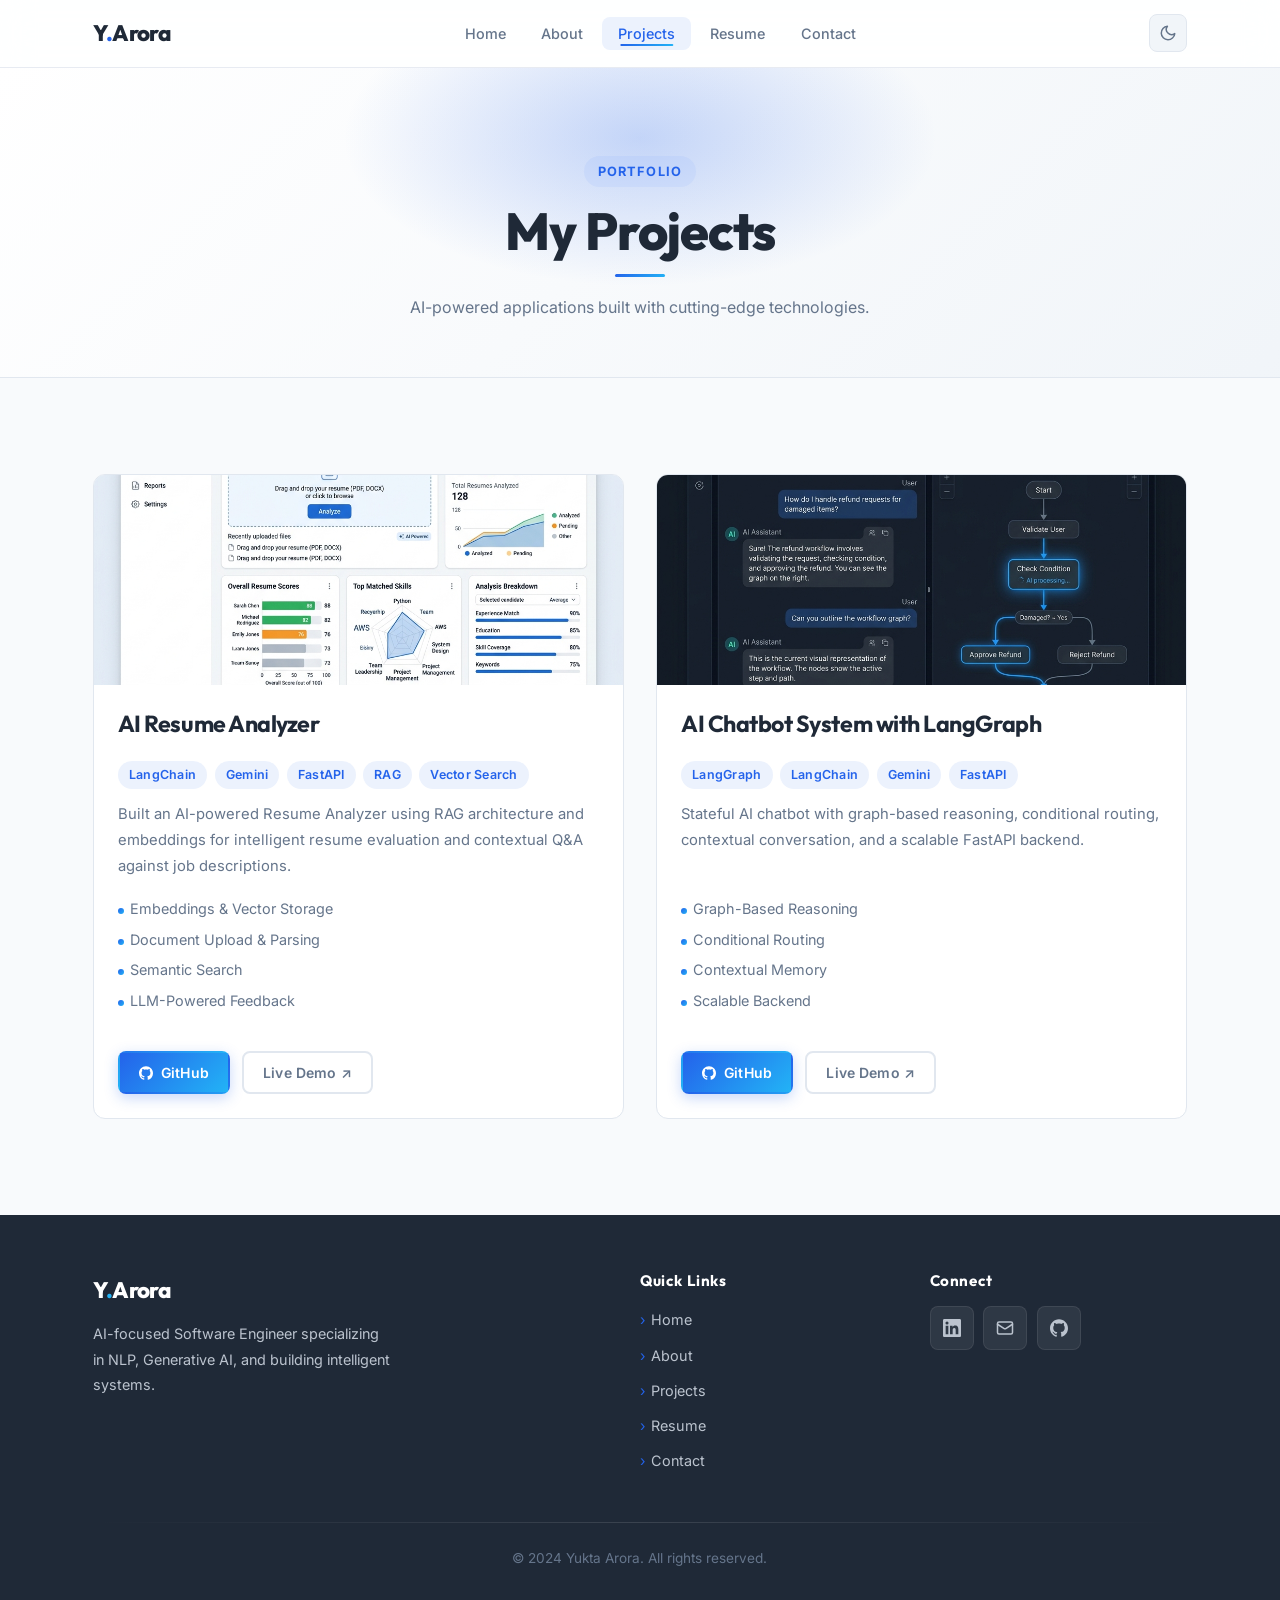
<file: projects.html>
<!DOCTYPE html>
<html lang="en" data-theme="light">
<head>
  <meta charset="UTF-8">
  <meta name="viewport" content="width=device-width, initial-scale=1.0">
  <title>Projects — Yukta Arora | AI &amp; NLP Portfolio</title>
  <meta name="description" content="Explore Yukta Arora's AI projects including RAG-based Resume Analyzer and AI Chatbot built with LangGraph.">
  <meta name="keywords" content="Yukta Arora, Projects, AI Resume Analyzer, AI Chatbot, LangGraph, LangChain, RAG">
  <meta name="author" content="Yukta Arora">
  <link rel="canonical" href="https://yuktaarora.dev/projects.html">
  <meta property="og:title" content="Projects — Yukta Arora">
  <meta property="og:description" content="AI projects including RAG Resume Analyzer and LangGraph Chatbot.">
  <meta property="og:type" content="website">
  <meta property="og:url" content="https://yuktaarora.dev/projects.html">
  <meta property="og:image" content="assets/images/project1.png">
  <meta name="twitter:card" content="summary_large_image">
  <meta name="twitter:title" content="Projects — Yukta Arora">
  <meta name="twitter:description" content="AI projects portfolio.">
  <link rel="icon" type="image/png" href="assets/images/favicon.png">
  <link rel="preconnect" href="https://fonts.googleapis.com">
  <link rel="preconnect" href="https://fonts.gstatic.com" crossorigin>
  <link href="https://fonts.googleapis.com/css2?family=Inter:wght@400;500;600;700&family=Outfit:wght@400;600;700;800&display=swap" rel="stylesheet">
  <link rel="stylesheet" href="css/theme.css">
  <link rel="stylesheet" href="css/style.css">
  <link rel="stylesheet" href="css/responsive.css">
  <link rel="stylesheet" href="css/accessibility.css">
  <script>
    (function(){
      var saved = localStorage.getItem('portfolio-theme');
      var sys = window.matchMedia('(prefers-color-scheme: dark)').matches ? 'dark' : 'light';
      document.documentElement.setAttribute('data-theme', saved || sys);
    })();
  </script>
</head>
<body>
  <a href="#main-content" class="skip-link">Skip to main content</a>

  <header class="site-header" role="banner">
    <nav class="container nav-wrapper" aria-label="Primary navigation">
      <a href="index.html" class="nav-logo" aria-label="Yukta Arora - Home">Y<span>.</span>Arora</a>
      <ul class="nav-menu" id="nav-menu" role="menubar">
        <li role="none"><a href="index.html"    class="nav-link" role="menuitem">Home</a></li>
        <li role="none"><a href="about.html"    class="nav-link" role="menuitem">About</a></li>
        <li role="none"><a href="projects.html" class="nav-link" role="menuitem">Projects</a></li>
        <li role="none"><a href="resume.html"   class="nav-link" role="menuitem">Resume</a></li>
        <li role="none"><a href="contact.html"  class="nav-link" role="menuitem">Contact</a></li>
      </ul>
      <div class="nav-actions">
        <button class="theme-toggle" id="theme-toggle" aria-label="Switch to dark mode">
          <svg class="icon-sun" width="18" height="18" viewBox="0 0 24 24" fill="none" stroke="currentColor" stroke-width="2" stroke-linecap="round" stroke-linejoin="round" aria-hidden="true">
            <circle cx="12" cy="12" r="4"/><path d="M12 2v2M12 20v2M4.93 4.93l1.41 1.41M17.66 17.66l1.41 1.41M2 12h2M20 12h2M4.93 19.07l1.41-1.41M17.66 6.34l1.41-1.41"/>
          </svg>
          <svg class="icon-moon" width="18" height="18" viewBox="0 0 24 24" fill="none" stroke="currentColor" stroke-width="2" stroke-linecap="round" stroke-linejoin="round" aria-hidden="true">
            <path d="M21 12.79A9 9 0 1 1 11.21 3 7 7 0 0 0 21 12.79z"/>
          </svg>
        </button>
        <button class="hamburger" id="hamburger" aria-label="Toggle navigation menu" aria-expanded="false" aria-controls="nav-menu">
          <span></span><span></span><span></span>
        </button>
      </div>
      <div class="nav-overlay" id="nav-overlay" aria-hidden="true"></div>
    </nav>
  </header>

  <main id="main-content">
    <section class="page-banner" aria-labelledby="projects-heading">
      <div class="container">
        <span class="section-tag">Portfolio</span>
        <h1 id="projects-heading">My Projects</h1>
        <div class="section-divider"></div>
        <p>AI-powered applications built with cutting-edge technologies.</p>
      </div>
    </section>

    <section class="section-padding" aria-labelledby="projects-list-heading">
      <div class="container">
        <h2 id="projects-list-heading" class="sr-only">Project Gallery</h2>
        <div class="projects-grid">

          <!-- Project 1 -->
          <article class="card project-card fade-in" aria-labelledby="project1-title">
            <div class="project-card-image-wrapper">
              <img src="assets/images/project1.png" alt="AI Resume Analyzer dashboard showing resume analysis results" class="project-card-image" width="600" height="220" loading="lazy">
              <div class="project-card-overlay" aria-hidden="true"></div>
            </div>
            <div class="project-card-body">
              <h3 id="project1-title">AI Resume Analyzer</h3>
              <div class="project-tech" aria-label="Technologies used">
                <span>LangChain</span>
                <span>Gemini</span>
                <span>FastAPI</span>
                <span>RAG</span>
                <span>Vector Search</span>
              </div>
              <p>Built an AI-powered Resume Analyzer using RAG architecture and embeddings for intelligent resume evaluation and contextual Q&amp;A against job descriptions.</p>
              <ul class="project-features" aria-label="Key features">
                <li>Embeddings &amp; Vector Storage</li>
                <li>Document Upload &amp; Parsing</li>
                <li>Semantic Search</li>
                <li>LLM-Powered Feedback</li>
              </ul>
              <div class="project-links">
                <a href="#" class="btn btn-primary btn-sm" aria-label="View AI Resume Analyzer on GitHub">
                  <svg width="14" height="14" viewBox="0 0 24 24" fill="currentColor" aria-hidden="true"><path d="M12 .297c-6.63 0-12 5.373-12 12 0 5.303 3.438 9.8 8.205 11.385.6.113.82-.258.82-.577 0-.285-.01-1.04-.015-2.04-3.338.724-4.042-1.61-4.042-1.61C4.422 18.07 3.633 17.7 3.633 17.7c-1.087-.744.084-.729.084-.729 1.205.084 1.838 1.236 1.838 1.236 1.07 1.835 2.809 1.305 3.495.998.108-.776.417-1.305.76-1.605-2.665-.3-5.466-1.332-5.466-5.93 0-1.31.465-2.38 1.235-3.22-.135-.303-.54-1.523.105-3.176 0 0 1.005-.322 3.3 1.23.96-.267 1.98-.399 3-.405 1.02.006 2.04.138 3 .405 2.28-1.552 3.285-1.23 3.285-1.23.645 1.653.24 2.873.12 3.176.765.84 1.23 1.91 1.23 3.22 0 4.61-2.805 5.625-5.475 5.92.42.36.81 1.096.81 2.22 0 1.606-.015 2.896-.015 3.286 0 .315.21.69.825.57C20.565 22.092 24 17.592 24 12.297c0-6.627-5.373-12-12-12"/></svg>
                  GitHub
                </a>
                <a href="#" class="btn btn-ghost btn-sm" aria-label="View live demo of AI Resume Analyzer">Live Demo ↗</a>
              </div>
            </div>
          </article>

          <!-- Project 2 -->
          <article class="card project-card fade-in" aria-labelledby="project2-title">
            <div class="project-card-image-wrapper">
              <img src="assets/images/project2.png" alt="AI Chatbot System interface with LangGraph graph visualization" class="project-card-image" width="600" height="220" loading="lazy">
              <div class="project-card-overlay" aria-hidden="true"></div>
            </div>
            <div class="project-card-body">
              <h3 id="project2-title">AI Chatbot System with LangGraph</h3>
              <div class="project-tech" aria-label="Technologies used">
                <span>LangGraph</span>
                <span>LangChain</span>
                <span>Gemini</span>
                <span>FastAPI</span>
              </div>
              <p>Stateful AI chatbot with graph-based reasoning, conditional routing, contextual conversation, and a scalable FastAPI backend.</p>
              <ul class="project-features" aria-label="Key features">
                <li>Graph-Based Reasoning</li>
                <li>Conditional Routing</li>
                <li>Contextual Memory</li>
                <li>Scalable Backend</li>
              </ul>
              <div class="project-links">
                <a href="#" class="btn btn-primary btn-sm" aria-label="View AI Chatbot on GitHub">
                  <svg width="14" height="14" viewBox="0 0 24 24" fill="currentColor" aria-hidden="true"><path d="M12 .297c-6.63 0-12 5.373-12 12 0 5.303 3.438 9.8 8.205 11.385.6.113.82-.258.82-.577 0-.285-.01-1.04-.015-2.04-3.338.724-4.042-1.61-4.042-1.61C4.422 18.07 3.633 17.7 3.633 17.7c-1.087-.744.084-.729.084-.729 1.205.084 1.838 1.236 1.838 1.236 1.07 1.835 2.809 1.305 3.495.998.108-.776.417-1.305.76-1.605-2.665-.3-5.466-1.332-5.466-5.93 0-1.31.465-2.38 1.235-3.22-.135-.303-.54-1.523.105-3.176 0 0 1.005-.322 3.3 1.23.96-.267 1.98-.399 3-.405 1.02.006 2.04.138 3 .405 2.28-1.552 3.285-1.23 3.285-1.23.645 1.653.24 2.873.12 3.176.765.84 1.23 1.91 1.23 3.22 0 4.61-2.805 5.625-5.475 5.92.42.36.81 1.096.81 2.22 0 1.606-.015 2.896-.015 3.286 0 .315.21.69.825.57C20.565 22.092 24 17.592 24 12.297c0-6.627-5.373-12-12-12"/></svg>
                  GitHub
                </a>
                <a href="#" class="btn btn-ghost btn-sm" aria-label="View live demo of AI Chatbot">Live Demo ↗</a>
              </div>
            </div>
          </article>

        </div>
      </div>
    </section>
  </main>

  <footer class="site-footer" role="contentinfo">
    <div class="container">
      <div class="footer-grid">
        <div class="footer-brand">
          <a href="index.html" class="nav-logo" aria-label="Home">Y<span>.</span>Arora</a>
          <p>AI-focused Software Engineer specializing in NLP, Generative AI, and building intelligent systems.</p>
        </div>
        <nav class="footer-links" aria-label="Footer navigation">
          <h4>Quick Links</h4>
          <ul>
            <li><a href="index.html">Home</a></li>
            <li><a href="about.html">About</a></li>
            <li><a href="projects.html">Projects</a></li>
            <li><a href="resume.html">Resume</a></li>
            <li><a href="contact.html">Contact</a></li>
          </ul>
        </nav>
        <div class="footer-social">
          <h4>Connect</h4>
          <div class="social-icons">
            <a href="https://linkedin.com/in/yuktaarora" target="_blank" rel="noopener noreferrer" aria-label="LinkedIn"><svg width="18" height="18" viewBox="0 0 24 24" fill="currentColor" aria-hidden="true"><path d="M20.447 20.452h-3.554v-5.569c0-1.328-.027-3.037-1.852-3.037-1.853 0-2.136 1.445-2.136 2.939v5.667H9.351V9h3.414v1.561h.046c.477-.9 1.637-1.85 3.37-1.85 3.601 0 4.267 2.37 4.267 5.455v6.286zM5.337 7.433a2.062 2.062 0 01-2.063-2.065 2.064 2.064 0 112.063 2.065zm1.782 13.019H3.555V9h3.564v11.452zM22.225 0H1.771C.792 0 0 .774 0 1.729v20.542C0 23.227.792 24 1.771 24h20.451C23.2 24 24 23.227 24 22.271V1.729C24 .774 23.2 0 22.222 0h.003z"/></svg></a>
            <a href="mailto:yukta.arora@email.com" aria-label="Email"><svg width="18" height="18" viewBox="0 0 24 24" fill="none" stroke="currentColor" stroke-width="2" stroke-linecap="round" stroke-linejoin="round" aria-hidden="true"><rect x="2" y="4" width="20" height="16" rx="2"/><path d="m22 7-8.97 5.7a1.94 1.94 0 0 1-2.06 0L2 7"/></svg></a>
            <a href="https://github.com/yuktaarora" target="_blank" rel="noopener noreferrer" aria-label="GitHub"><svg width="18" height="18" viewBox="0 0 24 24" fill="currentColor" aria-hidden="true"><path d="M12 .297c-6.63 0-12 5.373-12 12 0 5.303 3.438 9.8 8.205 11.385.6.113.82-.258.82-.577 0-.285-.01-1.04-.015-2.04-3.338.724-4.042-1.61-4.042-1.61C4.422 18.07 3.633 17.7 3.633 17.7c-1.087-.744.084-.729.084-.729 1.205.084 1.838 1.236 1.838 1.236 1.07 1.835 2.809 1.305 3.495.998.108-.776.417-1.305.76-1.605-2.665-.3-5.466-1.332-5.466-5.93 0-1.31.465-2.38 1.235-3.22-.135-.303-.54-1.523.105-3.176 0 0 1.005-.322 3.3 1.23.96-.267 1.98-.399 3-.405 1.02.006 2.04.138 3 .405 2.28-1.552 3.285-1.23 3.285-1.23.645 1.653.24 2.873.12 3.176.765.84 1.23 1.91 1.23 3.22 0 4.61-2.805 5.625-5.475 5.92.42.36.81 1.096.81 2.22 0 1.606-.015 2.896-.015 3.286 0 .315.21.69.825.57C20.565 22.092 24 17.592 24 12.297c0-6.627-5.373-12-12-12"/></svg></a>
          </div>
        </div>
      </div>
      <div class="footer-divider"></div>
      <div class="footer-bottom">
        <p>&copy; 2024 Yukta Arora. All rights reserved.</p>
      </div>
    </div>
  </footer>

  <button class="back-to-top" id="back-to-top" aria-label="Back to top">
    <svg width="18" height="18" viewBox="0 0 24 24" fill="none" stroke="currentColor" stroke-width="2.5" stroke-linecap="round" stroke-linejoin="round" aria-hidden="true"><path d="m18 15-6-6-6 6"/></svg>
  </button>

  <script src="js/script.js"></script>
</body>
</html>
</file>
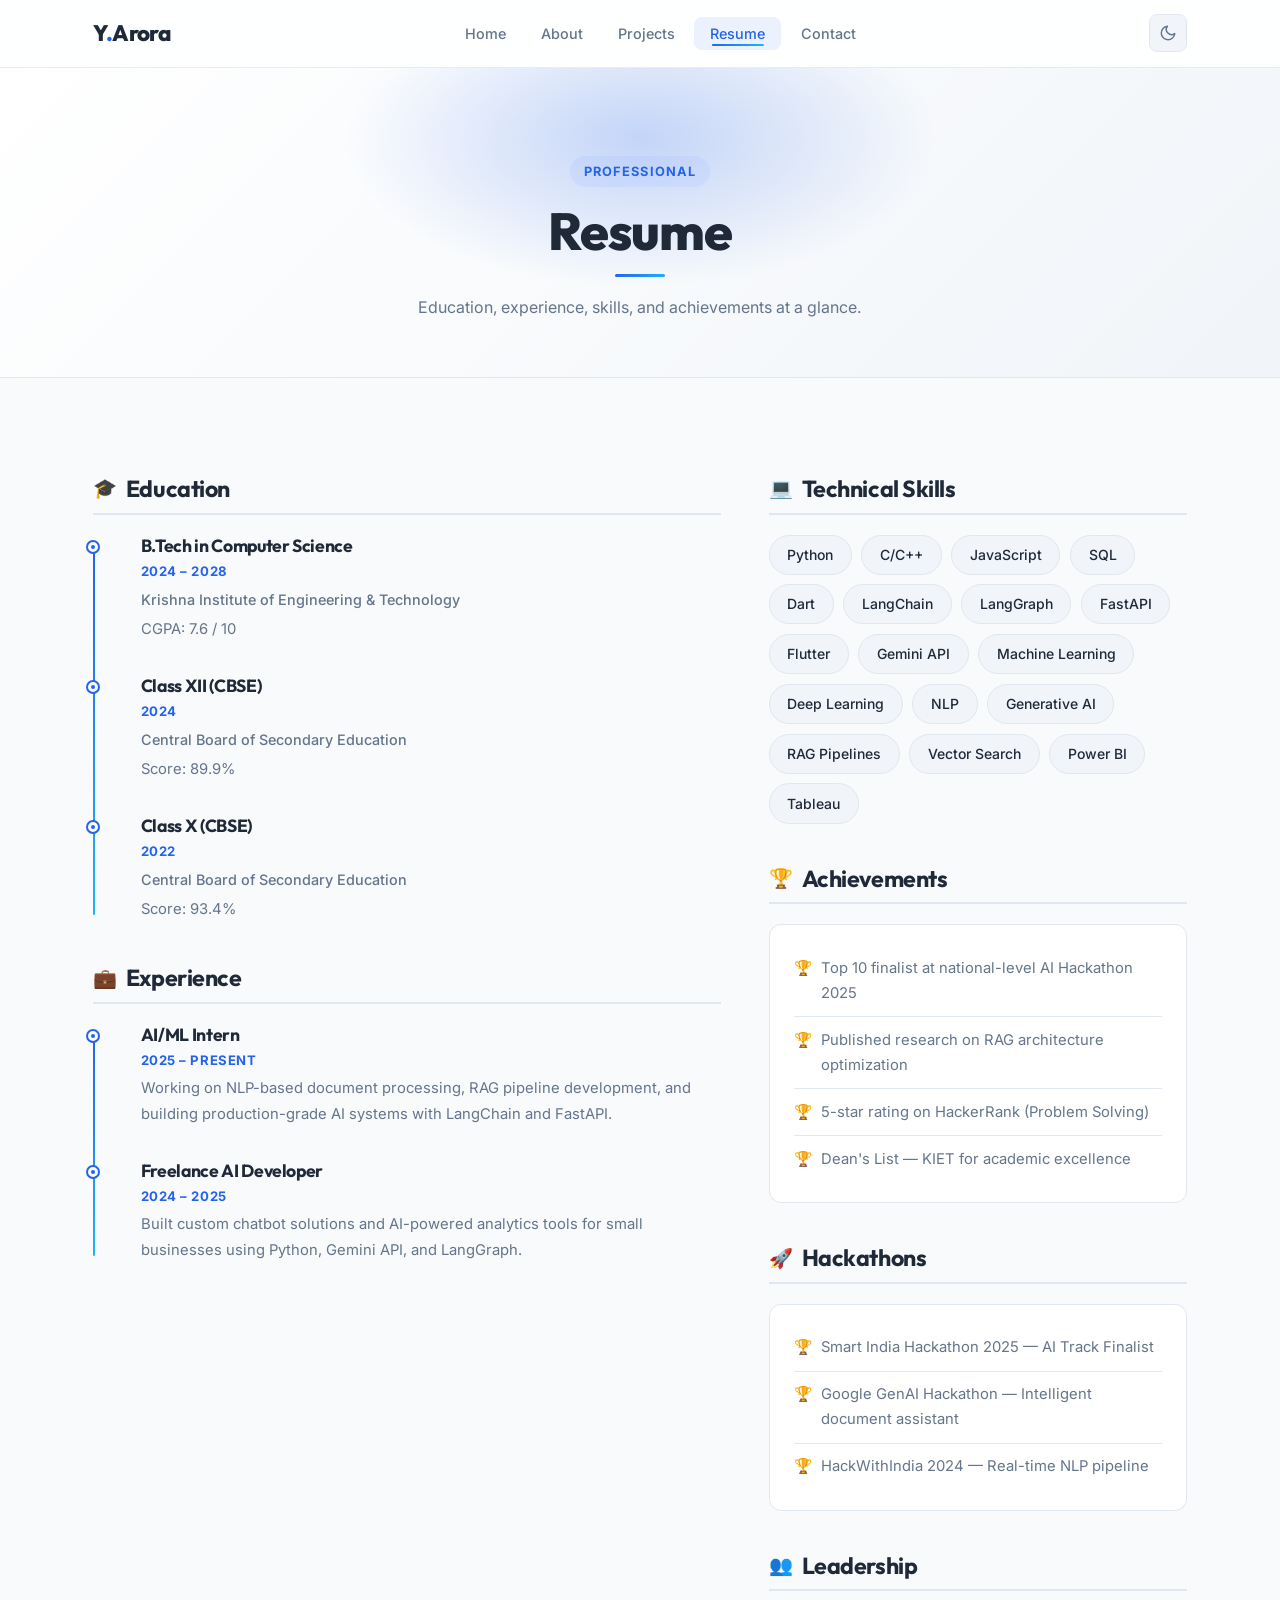
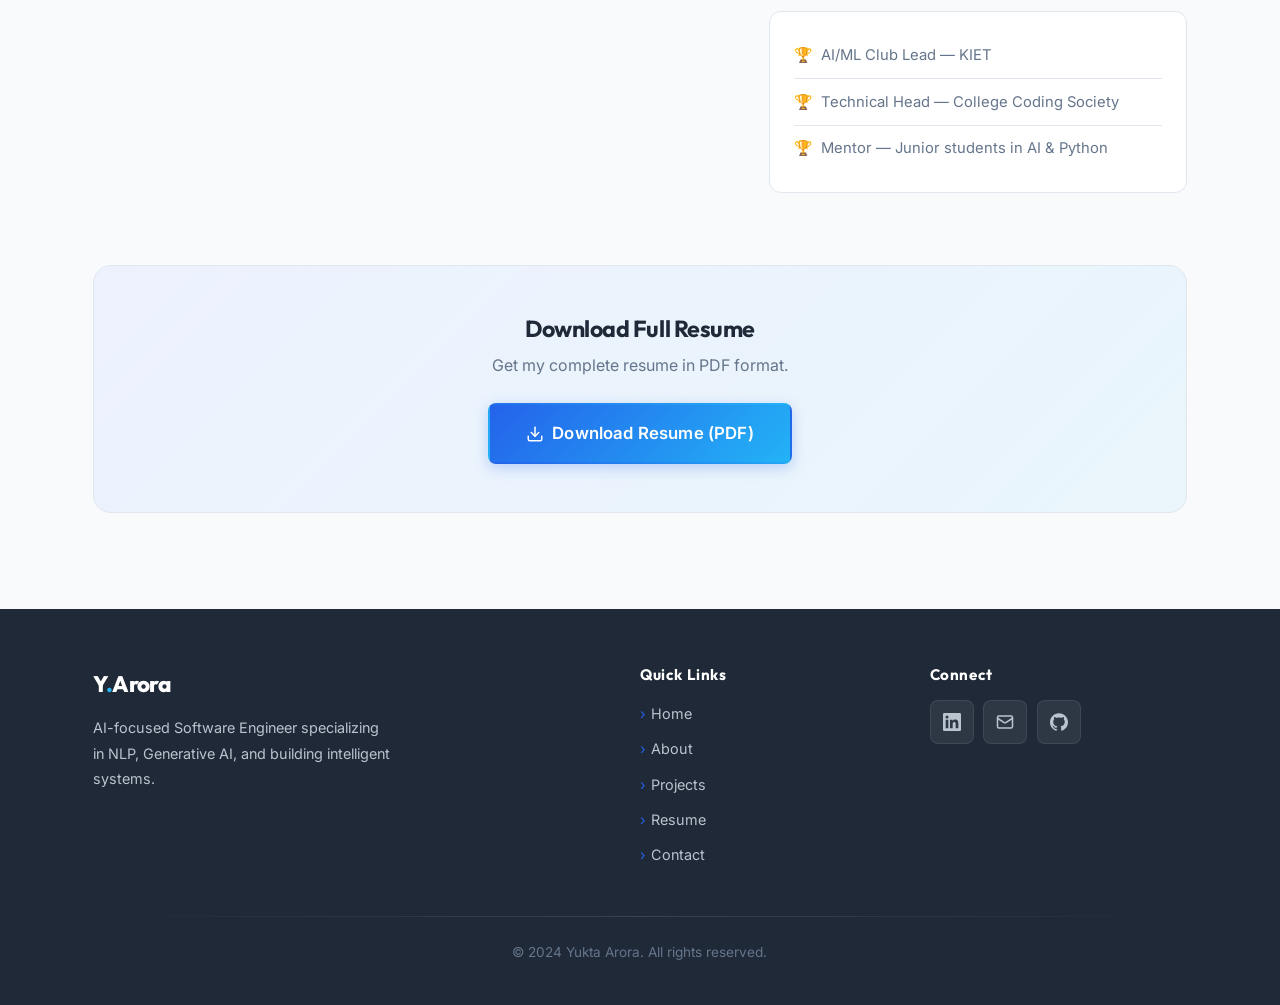
<file: resume.html>
<!DOCTYPE html>
<html lang="en" data-theme="light">
<head>
  <meta charset="UTF-8">
  <meta name="viewport" content="width=device-width, initial-scale=1.0">
  <title>Resume — Yukta Arora | Experience &amp; Achievements</title>
  <meta name="description" content="Yukta Arora's resume — education, technical skills, experience, achievements, and leadership roles.">
  <meta name="keywords" content="Yukta Arora, Resume, CV, AI Engineer, Experience, Skills, Achievements">
  <meta name="author" content="Yukta Arora">
  <link rel="canonical" href="https://yuktaarora.dev/resume.html">
  <meta property="og:title" content="Resume — Yukta Arora">
  <meta property="og:description" content="Education, skills, experience, and achievements.">
  <meta property="og:type" content="website">
  <meta property="og:url" content="https://yuktaarora.dev/resume.html">
  <meta property="og:image" content="assets/images/profile.jpg">
  <meta name="twitter:card" content="summary">
  <meta name="twitter:title" content="Resume — Yukta Arora">
  <meta name="twitter:description" content="Professional resume and achievements.">
  <link rel="icon" type="image/png" href="assets/images/favicon.png">
  <link rel="preconnect" href="https://fonts.googleapis.com">
  <link rel="preconnect" href="https://fonts.gstatic.com" crossorigin>
  <link href="https://fonts.googleapis.com/css2?family=Inter:wght@400;500;600;700&family=Outfit:wght@400;600;700;800&display=swap" rel="stylesheet">
  <link rel="stylesheet" href="css/theme.css">
  <link rel="stylesheet" href="css/style.css">
  <link rel="stylesheet" href="css/responsive.css">
  <link rel="stylesheet" href="css/accessibility.css">
  <script>
    (function(){
      var saved = localStorage.getItem('portfolio-theme');
      var sys = window.matchMedia('(prefers-color-scheme: dark)').matches ? 'dark' : 'light';
      document.documentElement.setAttribute('data-theme', saved || sys);
    })();
  </script>
</head>
<body>
  <a href="#main-content" class="skip-link">Skip to main content</a>

  <header class="site-header" role="banner">
    <nav class="container nav-wrapper" aria-label="Primary navigation">
      <a href="index.html" class="nav-logo" aria-label="Yukta Arora - Home">Y<span>.</span>Arora</a>
      <ul class="nav-menu" id="nav-menu" role="menubar">
        <li role="none"><a href="index.html"    class="nav-link" role="menuitem">Home</a></li>
        <li role="none"><a href="about.html"    class="nav-link" role="menuitem">About</a></li>
        <li role="none"><a href="projects.html" class="nav-link" role="menuitem">Projects</a></li>
        <li role="none"><a href="resume.html"   class="nav-link" role="menuitem">Resume</a></li>
        <li role="none"><a href="contact.html"  class="nav-link" role="menuitem">Contact</a></li>
      </ul>
      <div class="nav-actions">
        <button class="theme-toggle" id="theme-toggle" aria-label="Switch to dark mode">
          <svg class="icon-sun" width="18" height="18" viewBox="0 0 24 24" fill="none" stroke="currentColor" stroke-width="2" stroke-linecap="round" stroke-linejoin="round" aria-hidden="true">
            <circle cx="12" cy="12" r="4"/><path d="M12 2v2M12 20v2M4.93 4.93l1.41 1.41M17.66 17.66l1.41 1.41M2 12h2M20 12h2M4.93 19.07l1.41-1.41M17.66 6.34l1.41-1.41"/>
          </svg>
          <svg class="icon-moon" width="18" height="18" viewBox="0 0 24 24" fill="none" stroke="currentColor" stroke-width="2" stroke-linecap="round" stroke-linejoin="round" aria-hidden="true">
            <path d="M21 12.79A9 9 0 1 1 11.21 3 7 7 0 0 0 21 12.79z"/>
          </svg>
        </button>
        <button class="hamburger" id="hamburger" aria-label="Toggle navigation menu" aria-expanded="false" aria-controls="nav-menu">
          <span></span><span></span><span></span>
        </button>
      </div>
      <div class="nav-overlay" id="nav-overlay" aria-hidden="true"></div>
    </nav>
  </header>

  <main id="main-content">
    <section class="page-banner" aria-labelledby="resume-heading">
      <div class="container">
        <span class="section-tag">Professional</span>
        <h1 id="resume-heading">Resume</h1>
        <div class="section-divider"></div>
        <p>Education, experience, skills, and achievements at a glance.</p>
      </div>
    </section>

    <section class="section-padding" aria-labelledby="resume-content-heading">
      <div class="container">
        <h2 id="resume-content-heading" class="sr-only">Resume Details</h2>

        <div class="resume-layout">
          <!-- Left Column: main content -->
          <div>
            <!-- Education -->
            <div class="resume-section fade-in" aria-labelledby="resume-edu">
              <h3 class="resume-section-title" id="resume-edu">
                <span aria-hidden="true">🎓</span> Education
              </h3>
              <div class="timeline">
                <div class="timeline-item">
                  <h4>B.Tech in Computer Science</h4>
                  <span class="date">2024 – 2028</span>
                  <p class="org">Krishna Institute of Engineering &amp; Technology</p>
                  <p>CGPA: 7.6 / 10</p>
                </div>
                <div class="timeline-item">
                  <h4>Class XII (CBSE)</h4>
                  <span class="date">2024</span>
                  <p class="org">Central Board of Secondary Education</p>
                  <p>Score: 89.9%</p>
                </div>
                <div class="timeline-item">
                  <h4>Class X (CBSE)</h4>
                  <span class="date">2022</span>
                  <p class="org">Central Board of Secondary Education</p>
                  <p>Score: 93.4%</p>
                </div>
              </div>
            </div>

            <!-- Experience -->
            <div class="resume-section fade-in" aria-labelledby="resume-exp">
              <h3 class="resume-section-title" id="resume-exp">
                <span aria-hidden="true">💼</span> Experience
              </h3>
              <div class="timeline">
                <div class="timeline-item">
                  <h4>AI/ML Intern</h4>
                  <span class="date">2025 – Present</span>
                  <p>Working on NLP-based document processing, RAG pipeline development, and building production-grade AI systems with LangChain and FastAPI.</p>
                </div>
                <div class="timeline-item">
                  <h4>Freelance AI Developer</h4>
                  <span class="date">2024 – 2025</span>
                  <p>Built custom chatbot solutions and AI-powered analytics tools for small businesses using Python, Gemini API, and LangGraph.</p>
                </div>
              </div>
            </div>
          </div>

          <!-- Right Column: sidebar content -->
          <div>
            <!-- Technical Skills -->
            <div class="resume-section fade-in" aria-labelledby="resume-skills">
              <h3 class="resume-section-title" id="resume-skills">
                <span aria-hidden="true">💻</span> Technical Skills
              </h3>
              <div class="skills-grid">
                <span class="skill-tag">Python</span>
                <span class="skill-tag">C/C++</span>
                <span class="skill-tag">JavaScript</span>
                <span class="skill-tag">SQL</span>
                <span class="skill-tag">Dart</span>
                <span class="skill-tag">LangChain</span>
                <span class="skill-tag">LangGraph</span>
                <span class="skill-tag">FastAPI</span>
                <span class="skill-tag">Flutter</span>
                <span class="skill-tag">Gemini API</span>
                <span class="skill-tag">Machine Learning</span>
                <span class="skill-tag">Deep Learning</span>
                <span class="skill-tag">NLP</span>
                <span class="skill-tag">Generative AI</span>
                <span class="skill-tag">RAG Pipelines</span>
                <span class="skill-tag">Vector Search</span>
                <span class="skill-tag">Power BI</span>
                <span class="skill-tag">Tableau</span>
              </div>
            </div>

            <!-- Achievements -->
            <div class="resume-section fade-in" aria-labelledby="resume-achieve">
              <h3 class="resume-section-title" id="resume-achieve">
                <span aria-hidden="true">🏆</span> Achievements
              </h3>
              <div class="card" style="padding:1.25rem 1.5rem;">
                <ul class="achievements-list">
                  <li>Top 10 finalist at national-level AI Hackathon 2025</li>
                  <li>Published research on RAG architecture optimization</li>
                  <li>5-star rating on HackerRank (Problem Solving)</li>
                  <li>Dean's List — KIET for academic excellence</li>
                </ul>
              </div>
            </div>

            <!-- Hackathons -->
            <div class="resume-section fade-in" aria-labelledby="resume-hack">
              <h3 class="resume-section-title" id="resume-hack">
                <span aria-hidden="true">🚀</span> Hackathons
              </h3>
              <div class="card" style="padding:1.25rem 1.5rem;">
                <ul class="achievements-list">
                  <li>Smart India Hackathon 2025 — AI Track Finalist</li>
                  <li>Google GenAI Hackathon — Intelligent document assistant</li>
                  <li>HackWithIndia 2024 — Real-time NLP pipeline</li>
                </ul>
              </div>
            </div>

            <!-- Leadership -->
            <div class="resume-section fade-in" aria-labelledby="resume-lead">
              <h3 class="resume-section-title" id="resume-lead">
                <span aria-hidden="true">👥</span> Leadership
              </h3>
              <div class="card" style="padding:1.25rem 1.5rem;">
                <ul class="achievements-list">
                  <li>AI/ML Club Lead — KIET</li>
                  <li>Technical Head — College Coding Society</li>
                  <li>Mentor — Junior students in AI &amp; Python</li>
                </ul>
              </div>
            </div>
          </div>
        </div>

        <!-- Download -->
        <div class="resume-download fade-in">
          <h3>Download Full Resume</h3>
          <p>Get my complete resume in PDF format.</p>
          <a href="assets/resume/Yukta_Arora_Resume.pdf" class="btn btn-primary btn-lg" download aria-label="Download Yukta Arora's resume as PDF">
            <svg width="18" height="18" viewBox="0 0 24 24" fill="none" stroke="currentColor" stroke-width="2" stroke-linecap="round" stroke-linejoin="round" aria-hidden="true"><path d="M21 15v4a2 2 0 0 1-2 2H5a2 2 0 0 1-2-2v-4"/><polyline points="7 10 12 15 17 10"/><line x1="12" y1="15" x2="12" y2="3"/></svg>
            Download Resume (PDF)
          </a>
        </div>

      </div>
    </section>
  </main>

  <footer class="site-footer" role="contentinfo">
    <div class="container">
      <div class="footer-grid">
        <div class="footer-brand">
          <a href="index.html" class="nav-logo" aria-label="Home">Y<span>.</span>Arora</a>
          <p>AI-focused Software Engineer specializing in NLP, Generative AI, and building intelligent systems.</p>
        </div>
        <nav class="footer-links" aria-label="Footer navigation">
          <h4>Quick Links</h4>
          <ul>
            <li><a href="index.html">Home</a></li>
            <li><a href="about.html">About</a></li>
            <li><a href="projects.html">Projects</a></li>
            <li><a href="resume.html">Resume</a></li>
            <li><a href="contact.html">Contact</a></li>
          </ul>
        </nav>
        <div class="footer-social">
          <h4>Connect</h4>
          <div class="social-icons">
            <a href="https://linkedin.com/in/yuktaarora" target="_blank" rel="noopener noreferrer" aria-label="LinkedIn"><svg width="18" height="18" viewBox="0 0 24 24" fill="currentColor" aria-hidden="true"><path d="M20.447 20.452h-3.554v-5.569c0-1.328-.027-3.037-1.852-3.037-1.853 0-2.136 1.445-2.136 2.939v5.667H9.351V9h3.414v1.561h.046c.477-.9 1.637-1.85 3.37-1.85 3.601 0 4.267 2.37 4.267 5.455v6.286zM5.337 7.433a2.062 2.062 0 01-2.063-2.065 2.064 2.064 0 112.063 2.065zm1.782 13.019H3.555V9h3.564v11.452zM22.225 0H1.771C.792 0 0 .774 0 1.729v20.542C0 23.227.792 24 1.771 24h20.451C23.2 24 24 23.227 24 22.271V1.729C24 .774 23.2 0 22.222 0h.003z"/></svg></a>
            <a href="mailto:yukta.arora@email.com" aria-label="Email"><svg width="18" height="18" viewBox="0 0 24 24" fill="none" stroke="currentColor" stroke-width="2" stroke-linecap="round" stroke-linejoin="round" aria-hidden="true"><rect x="2" y="4" width="20" height="16" rx="2"/><path d="m22 7-8.97 5.7a1.94 1.94 0 0 1-2.06 0L2 7"/></svg></a>
            <a href="https://github.com/yuktaarora" target="_blank" rel="noopener noreferrer" aria-label="GitHub"><svg width="18" height="18" viewBox="0 0 24 24" fill="currentColor" aria-hidden="true"><path d="M12 .297c-6.63 0-12 5.373-12 12 0 5.303 3.438 9.8 8.205 11.385.6.113.82-.258.82-.577 0-.285-.01-1.04-.015-2.04-3.338.724-4.042-1.61-4.042-1.61C4.422 18.07 3.633 17.7 3.633 17.7c-1.087-.744.084-.729.084-.729 1.205.084 1.838 1.236 1.838 1.236 1.07 1.835 2.809 1.305 3.495.998.108-.776.417-1.305.76-1.605-2.665-.3-5.466-1.332-5.466-5.93 0-1.31.465-2.38 1.235-3.22-.135-.303-.54-1.523.105-3.176 0 0 1.005-.322 3.3 1.23.96-.267 1.98-.399 3-.405 1.02.006 2.04.138 3 .405 2.28-1.552 3.285-1.23 3.285-1.23.645 1.653.24 2.873.12 3.176.765.84 1.23 1.91 1.23 3.22 0 4.61-2.805 5.625-5.475 5.92.42.36.81 1.096.81 2.22 0 1.606-.015 2.896-.015 3.286 0 .315.21.69.825.57C20.565 22.092 24 17.592 24 12.297c0-6.627-5.373-12-12-12"/></svg></a>
          </div>
        </div>
      </div>
      <div class="footer-divider"></div>
      <div class="footer-bottom">
        <p>&copy; 2024 Yukta Arora. All rights reserved.</p>
      </div>
    </div>
  </footer>

  <button class="back-to-top" id="back-to-top" aria-label="Back to top">
    <svg width="18" height="18" viewBox="0 0 24 24" fill="none" stroke="currentColor" stroke-width="2.5" stroke-linecap="round" stroke-linejoin="round" aria-hidden="true"><path d="m18 15-6-6-6 6"/></svg>
  </button>

  <script src="js/script.js"></script>
</body>
</html>
</file>
<file: css/theme.css>
/* ============================================
   PORTFOLIO - Dark / Light Theme System
   Author: Yukta Arora
   Strategy: CSS custom properties swapped via
   [data-theme="dark"] on <html>, with
   prefers-color-scheme as the default fallback.
   ============================================ */

/* ---------- Light Theme (Default) ---------- */
:root {
  /* Core brand */
  --primary:            hsl(221, 83%, 53%);   /* #2563EB */
  --primary-dark:       hsl(221, 83%, 43%);   /* #1D4ED8 */
  --primary-light:      hsl(221, 83%, 96%);   /* soft blue tint */
  --primary-glow:       hsla(221, 83%, 53%, 0.25);
  --accent:             hsl(199, 92%, 55%);   /* #38BDF8 */
  --accent-dark:        hsl(199, 92%, 40%);

  /* Surfaces */
  --bg:                 hsl(210, 40%, 98%);   /* #F8FAFC */
  --bg-white:           hsl(0, 0%, 100%);
  --bg-elevated:        hsl(210, 40%, 96%);
  --bg-card:            hsl(0, 0%, 100%);
  --bg-code:            hsl(215, 28%, 17%);

  /* Text */
  --text-primary:       hsl(215, 28%, 17%);   /* #1E293B */
  --text-secondary:     hsl(215, 16%, 47%);   /* #475569 */
  --text-light:         hsl(215, 16%, 65%);   /* #94A3B8 */
  --text-inverse:       hsl(0, 0%, 100%);

  /* Borders */
  --border:             hsl(214, 32%, 91%);   /* #E2E8F0 */
  --border-strong:      hsl(215, 20%, 80%);

  /* Shadows */
  --shadow-xs:   0 1px 2px  hsla(215, 28%, 17%, .04);
  --shadow-sm:   0 1px 4px  hsla(215, 28%, 17%, .08);
  --shadow-md:   0 4px 16px hsla(215, 28%, 17%, .10);
  --shadow-lg:   0 12px 36px hsla(215, 28%, 17%, .13);
  --shadow-xl:   0 24px 64px hsla(215, 28%, 17%, .16);
  --shadow-glow: 0 0 24px var(--primary-glow);

  /* Nav glass */
  --nav-bg:      hsla(0, 0%, 100%, 0.88);
  --nav-border:  hsla(214, 32%, 91%, 0.8);

  /* Footer */
  --footer-bg:   hsl(215, 28%, 17%);
  --footer-text: hsl(215, 16%, 77%);

  /* Radii */
  --radius-xs:   4px;
  --radius-sm:   8px;
  --radius-md:   12px;
  --radius-lg:   18px;
  --radius-xl:   24px;
  --radius-full: 9999px;

  /* Transitions */
  --transition:        .3s cubic-bezier(.4, 0, .2, 1);
  --transition-fast:   .15s cubic-bezier(.4, 0, .2, 1);
  --transition-slow:   .5s cubic-bezier(.4, 0, .2, 1);

  /* Fonts */
  --font-heading: 'Outfit', 'Inter', system-ui, -apple-system, sans-serif;
  --font-body:    'Inter', system-ui, -apple-system, sans-serif;

  /* Layout */
  --max-width:     1200px;
  --header-height: 68px;

  /* Gradient tokens */
  --gradient-primary: linear-gradient(135deg, var(--primary), var(--accent));
  --gradient-hero:    linear-gradient(135deg, var(--bg) 0%, hsl(217, 91%, 96%) 50%, hsl(199, 92%, 94%) 100%);
  --gradient-card:    linear-gradient(135deg, var(--bg-white), var(--bg-elevated));
  --gradient-text:    linear-gradient(135deg, var(--primary), var(--accent));
  --gradient-footer:  linear-gradient(135deg, hsl(215, 28%, 17%) 0%, hsl(222, 47%, 11%) 100%);

  /* Theme toggle icon display */
  --icon-sun-display:  none;
  --icon-moon-display: block;
}

/* ---------- Dark Theme ---------- */
[data-theme="dark"] {
  /* Core brand (unchanged hues, adjusted lightness for dark bg) */
  --primary:            hsl(217, 91%, 65%);
  --primary-dark:       hsl(217, 91%, 55%);
  --primary-light:      hsla(217, 91%, 65%, 0.12);
  --primary-glow:       hsla(217, 91%, 65%, 0.35);
  --accent:             hsl(199, 96%, 64%);
  --accent-dark:        hsl(199, 96%, 50%);

  /* Surfaces */
  --bg:                 hsl(222, 47%, 8%);    /* deep navy */
  --bg-white:           hsl(222, 47%, 11%);
  --bg-elevated:        hsl(222, 40%, 14%);
  --bg-card:            hsl(222, 40%, 13%);
  --bg-code:            hsl(222, 47%, 7%);

  /* Text */
  --text-primary:       hsl(210, 40%, 94%);
  --text-secondary:     hsl(215, 20%, 65%);
  --text-light:         hsl(215, 16%, 45%);
  --text-inverse:       hsl(222, 47%, 8%);

  /* Borders */
  --border:             hsla(215, 30%, 35%, 0.6);
  --border-strong:      hsla(215, 30%, 45%, 0.7);

  /* Shadows (more saturated in dark mode) */
  --shadow-xs:   0 1px 2px  hsla(222, 47%, 4%, .3);
  --shadow-sm:   0 1px 4px  hsla(222, 47%, 4%, .4);
  --shadow-md:   0 4px 16px hsla(222, 47%, 4%, .5);
  --shadow-lg:   0 12px 36px hsla(222, 47%, 4%, .6);
  --shadow-xl:   0 24px 64px hsla(222, 47%, 4%, .7);
  --shadow-glow: 0 0 32px var(--primary-glow);

  /* Nav glass */
  --nav-bg:      hsla(222, 47%, 9%, 0.88);
  --nav-border:  hsla(215, 30%, 30%, 0.5);

  /* Footer */
  --footer-bg:   hsl(222, 47%, 6%);
  --footer-text: hsl(215, 16%, 55%);

  /* Gradient overrides */
  --gradient-hero:    linear-gradient(135deg, var(--bg) 0%, hsl(222, 50%, 12%) 50%, hsl(215, 50%, 14%) 100%);
  --gradient-card:    linear-gradient(135deg, var(--bg-card), var(--bg-elevated));
  --gradient-footer:  linear-gradient(135deg, hsl(222, 47%, 6%) 0%, hsl(222, 47%, 4%) 100%);

  /* Theme toggle icon display */
  --icon-sun-display:  block;
  --icon-moon-display: none;
}

/* ---------- OS-level Dark Preference (fallback before JS runs) ---------- */
@media (prefers-color-scheme: dark) {
  :root:not([data-theme="light"]) {
    --primary:            hsl(217, 91%, 65%);
    --primary-dark:       hsl(217, 91%, 55%);
    --primary-light:      hsla(217, 91%, 65%, 0.12);
    --primary-glow:       hsla(217, 91%, 65%, 0.35);
    --accent:             hsl(199, 96%, 64%);
    --accent-dark:        hsl(199, 96%, 50%);
    --bg:                 hsl(222, 47%, 8%);
    --bg-white:           hsl(222, 47%, 11%);
    --bg-elevated:        hsl(222, 40%, 14%);
    --bg-card:            hsl(222, 40%, 13%);
    --bg-code:            hsl(222, 47%, 7%);
    --text-primary:       hsl(210, 40%, 94%);
    --text-secondary:     hsl(215, 20%, 65%);
    --text-light:         hsl(215, 16%, 45%);
    --text-inverse:       hsl(222, 47%, 8%);
    --border:             hsla(215, 30%, 35%, 0.6);
    --border-strong:      hsla(215, 30%, 45%, 0.7);
    --shadow-xs:   0 1px 2px  hsla(222, 47%, 4%, .3);
    --shadow-sm:   0 1px 4px  hsla(222, 47%, 4%, .4);
    --shadow-md:   0 4px 16px hsla(222, 47%, 4%, .5);
    --shadow-lg:   0 12px 36px hsla(222, 47%, 4%, .6);
    --shadow-xl:   0 24px 64px hsla(222, 47%, 4%, .7);
    --shadow-glow: 0 0 32px var(--primary-glow);
    --nav-bg:      hsla(222, 47%, 9%, 0.88);
    --nav-border:  hsla(215, 30%, 30%, 0.5);
    --footer-bg:   hsl(222, 47%, 6%);
    --footer-text: hsl(215, 16%, 55%);
    --gradient-hero:    linear-gradient(135deg, var(--bg) 0%, hsl(222, 50%, 12%) 50%, hsl(215, 50%, 14%) 100%);
    --gradient-card:    linear-gradient(135deg, var(--bg-card), var(--bg-elevated));
    --gradient-footer:  linear-gradient(135deg, hsl(222, 47%, 6%) 0%, hsl(222, 47%, 4%) 100%);
    --icon-sun-display:  block;
    --icon-moon-display: none;
  }
}

/* ---------- Smooth Theme Transition ---------- */
*,
*::before,
*::after {
  transition:
    background-color var(--transition-slow),
    border-color     var(--transition-slow),
    color            var(--transition-slow),
    box-shadow       var(--transition-slow);
}

/* Exclude elements where transition causes jank */
.btn,
.nav-link,
.skill-tag,
.social-icons a,
.theme-toggle,
.back-to-top,
.hamburger span,
img,
svg {
  transition: all var(--transition);
}
</file>
<file: css/style.css>
/* ============================================
   PORTFOLIO - Main Stylesheet
   Author: Yukta Arora
   Architecture: Mobile-first, CSS Grid + Flexbox
   Theme tokens defined in css/theme.css
   ============================================ */

/* ---------- Reset & Base ---------- */
*, *::before, *::after {
  box-sizing: border-box;
  margin: 0;
  padding: 0;
}

html {
  scroll-behavior: smooth;
  font-size: 16px;
  -webkit-text-size-adjust: 100%;
  scroll-padding-top: var(--header-height);
}

body {
  font-family: var(--font-body);
  background: var(--bg);
  color: var(--text-primary);
  line-height: 1.7;
  min-height: 100vh;
  display: flex;
  flex-direction: column;
  overflow-x: hidden;
}

main { flex: 1; }

img {
  max-width: 100%;
  height: auto;
  display: block;
}

a {
  color: var(--primary);
  text-decoration: none;
}

a:hover { color: var(--primary-dark); }

ul, ol { list-style: none; }

button {
  font-family: inherit;
  cursor: pointer;
  border: none;
  background: none;
}

/* Custom scrollbar */
::-webkit-scrollbar { width: 6px; }
::-webkit-scrollbar-track { background: var(--bg); }
::-webkit-scrollbar-thumb {
  background: linear-gradient(180deg, var(--primary), var(--accent));
  border-radius: var(--radius-full);
}
::-webkit-scrollbar-thumb:hover { background: var(--primary-dark); }

/* ---------- Typography ---------- */
h1, h2, h3, h4, h5, h6 {
  font-family: var(--font-heading);
  color: var(--text-primary);
  line-height: 1.25;
  font-weight: 700;
  letter-spacing: -.02em;
}

h1 { font-size: clamp(2rem, 5vw, 3.25rem); font-weight: 800; }
h2 { font-size: clamp(1.5rem, 3.5vw, 2.25rem); font-weight: 700; }
h3 { font-size: clamp(1.1rem, 2.5vw, 1.45rem); }
h4 { font-size: 1.1rem; }

p {
  color: var(--text-secondary);
  margin-bottom: 1rem;
  line-height: 1.75;
}

strong { color: var(--text-primary); font-weight: 600; }

/* ---------- Layout Utilities ---------- */
.container {
  width: 90%;
  max-width: var(--max-width);
  margin-inline: auto;
  padding-inline: 1rem;
}

.section-padding { padding-block: 5rem; }

.section-header {
  text-align: center;
  margin-bottom: 3.5rem;
}

.section-header h2 { margin-bottom: .5rem; }
.section-header p {
  max-width: 580px;
  margin-inline: auto;
  font-size: 1.05rem;
}

.section-tag {
  display: inline-flex;
  align-items: center;
  gap: .4rem;
  background: var(--primary-light);
  color: var(--primary);
  padding: .3rem .9rem;
  border-radius: var(--radius-full);
  font-size: .8rem;
  font-weight: 700;
  letter-spacing: .08em;
  text-transform: uppercase;
  margin-bottom: .75rem;
}

.section-divider {
  width: 50px;
  height: 3px;
  background: var(--gradient-primary);
  border-radius: var(--radius-full);
  margin: .6rem auto 1rem;
}

/* Screen reader only */
.sr-only {
  position: absolute;
  width: 1px;
  height: 1px;
  padding: 0;
  margin: -1px;
  overflow: hidden;
  clip: rect(0,0,0,0);
  white-space: nowrap;
  border: 0;
}

/* ---------- Gradient Text Helper ---------- */
.gradient-text {
  background: var(--gradient-text);
  -webkit-background-clip: text;
  -webkit-text-fill-color: transparent;
  background-clip: text;
}

/* ---------- Buttons ---------- */
.btn {
  display: inline-flex;
  align-items: center;
  justify-content: center;
  gap: .5rem;
  padding: .75rem 1.75rem;
  border-radius: var(--radius-sm);
  font-family: var(--font-body);
  font-weight: 600;
  font-size: .95rem;
  letter-spacing: .01em;
  transition: all var(--transition);
  border: 2px solid transparent;
  position: relative;
  overflow: hidden;
  white-space: nowrap;
}

.btn::after {
  content: '';
  position: absolute;
  inset: 0;
  background: rgba(255,255,255,0);
  transition: background var(--transition-fast);
}
.btn:hover::after { background: rgba(255,255,255,.08); }

.btn-primary {
  background: var(--gradient-primary);
  color: #fff;
  box-shadow: 0 4px 14px var(--primary-glow);
}
.btn-primary:hover {
  color: #fff;
  transform: translateY(-2px);
  box-shadow: 0 8px 24px var(--primary-glow);
}
.btn-primary:active { transform: translateY(0); }

.btn-outline {
  border-color: var(--primary);
  color: var(--primary);
  background: transparent;
}
.btn-outline:hover {
  background: var(--primary);
  color: #fff;
  transform: translateY(-2px);
  box-shadow: 0 4px 14px var(--primary-glow);
}

.btn-accent {
  background: var(--accent);
  color: var(--text-inverse);
  box-shadow: 0 4px 14px hsla(199, 92%, 55%, 0.3);
}
.btn-accent:hover {
  background: var(--accent-dark);
  color: #fff;
  transform: translateY(-2px);
  box-shadow: 0 8px 24px hsla(199, 92%, 55%, 0.4);
}

.btn-ghost {
  color: var(--text-secondary);
  border-color: var(--border);
}
.btn-ghost:hover {
  color: var(--primary);
  border-color: var(--primary);
  background: var(--primary-light);
}

.btn-sm { padding: .5rem 1.2rem; font-size: .875rem; }
.btn-lg { padding: .9rem 2.25rem; font-size: 1.05rem; }

/* ---------- Skip Link ---------- */
.skip-link {
  position: absolute;
  top: -100%;
  left: 1rem;
  background: var(--primary);
  color: #fff;
  padding: .75rem 1.5rem;
  border-radius: 0 0 var(--radius-sm) var(--radius-sm);
  z-index: 10000;
  font-weight: 600;
}
.skip-link:focus { top: 0; color: #fff; }

/* ---------- Header / Navigation ---------- */
.site-header {
  position: sticky;
  top: 0;
  z-index: 1000;
  background: var(--nav-bg);
  backdrop-filter: blur(16px) saturate(180%);
  -webkit-backdrop-filter: blur(16px) saturate(180%);
  border-bottom: 1px solid var(--nav-border);
  height: var(--header-height);
  display: flex;
  align-items: center;
  transition: box-shadow var(--transition), background var(--transition-slow);
}
.site-header.scrolled {
  box-shadow: var(--shadow-md);
}

.nav-wrapper {
  display: flex;
  align-items: center;
  justify-content: space-between;
  gap: 1rem;
  width: 100%;
}

.nav-logo {
  font-family: var(--font-heading);
  font-size: 1.4rem;
  font-weight: 800;
  color: var(--text-primary);
  letter-spacing: -.03em;
  flex-shrink: 0;
  transition: opacity var(--transition);
}
.nav-logo:hover { opacity: .8; color: var(--text-primary); }
.nav-logo span { color: var(--primary); }

.nav-menu {
  display: flex;
  align-items: center;
  gap: .2rem;
}

.nav-link {
  padding: .5rem 1rem;
  border-radius: var(--radius-sm);
  color: var(--text-secondary);
  font-weight: 500;
  font-size: .9rem;
  position: relative;
  overflow: hidden;
}

.nav-link::before {
  content: '';
  position: absolute;
  bottom: 4px;
  left: 50%;
  width: 0;
  height: 2px;
  background: var(--gradient-primary);
  border-radius: var(--radius-full);
  transform: translateX(-50%);
  transition: width var(--transition);
}

.nav-link:hover,
.nav-link.active {
  color: var(--primary);
  background: var(--primary-light);
}
.nav-link:hover::before,
.nav-link.active::before { width: 60%; }

/* ---------- Theme Toggle ---------- */
.theme-toggle {
  width: 38px;
  height: 38px;
  border-radius: var(--radius-sm);
  border: 1px solid var(--border);
  background: var(--bg-elevated);
  color: var(--text-secondary);
  display: flex;
  align-items: center;
  justify-content: center;
  flex-shrink: 0;
  transition: all var(--transition);
  position: relative;
  overflow: hidden;
}
.theme-toggle:hover {
  color: var(--primary);
  border-color: var(--primary);
  background: var(--primary-light);
  box-shadow: var(--shadow-glow);
}
.theme-toggle .icon-sun  { display: var(--icon-sun-display);  }
.theme-toggle .icon-moon { display: var(--icon-moon-display); }

/* ---------- Hamburger ---------- */
.hamburger {
  display: none;
  flex-direction: column;
  gap: 5px;
  padding: .5rem;
  z-index: 1001;
  border-radius: var(--radius-sm);
  transition: background var(--transition);
}
.hamburger:hover { background: var(--bg-elevated); }
.hamburger span {
  width: 22px;
  height: 2px;
  background: var(--text-primary);
  border-radius: var(--radius-full);
  display: block;
  transition: all var(--transition);
}
.hamburger.active span:nth-child(1) { transform: rotate(45deg) translate(5px, 5px); }
.hamburger.active span:nth-child(2) { opacity: 0; transform: scaleX(0); }
.hamburger.active span:nth-child(3) { transform: rotate(-45deg) translate(5px, -5px); }

/* ---------- Nav Right Cluster ---------- */
.nav-actions {
  display: flex;
  align-items: center;
  gap: .5rem;
}

/* ---------- Hero Section ---------- */
.hero {
  padding-block: 5.5rem 4.5rem;
  background: var(--gradient-hero);
  position: relative;
  overflow: hidden;
}

/* Decorative blobs */
.hero::before,
.hero::after {
  content: '';
  position: absolute;
  border-radius: 50%;
  pointer-events: none;
}
.hero::before {
  top: -120px;
  right: -80px;
  width: 500px;
  height: 500px;
  background: radial-gradient(circle, var(--primary-glow) 0%, transparent 65%);
}
.hero::after {
  bottom: -100px;
  left: -60px;
  width: 400px;
  height: 400px;
  background: radial-gradient(circle, hsla(199, 92%, 55%, .15) 0%, transparent 65%);
}

.hero-content {
  display: grid;
  grid-template-columns: 1fr;
  grid-template-areas:
    "image"
    "text";
  gap: 2.5rem;
  align-items: center;
  position: relative;
  z-index: 1;
}

.hero-text  { grid-area: text; }
.hero-image { grid-area: image; }

.hero-text .greeting {
  display: inline-flex;
  align-items: center;
  gap: .5rem;
  background: var(--primary-light);
  color: var(--primary);
  padding: .35rem 1rem;
  border-radius: var(--radius-full);
  font-size: .8rem;
  font-weight: 700;
  letter-spacing: .1em;
  text-transform: uppercase;
  margin-bottom: 1.25rem;
  border: 1px solid var(--border);
}

.hero-text h1 {
  margin-bottom: .85rem;
  background: var(--gradient-text);
  -webkit-background-clip: text;
  -webkit-text-fill-color: transparent;
  background-clip: text;
  line-height: 1.15;
}

.hero-text .tagline {
  font-size: 1.1rem;
  color: var(--primary);
  font-weight: 600;
  margin-bottom: 1rem;
  font-family: var(--font-body);
  letter-spacing: .01em;
}

.hero-text .summary {
  font-size: 1rem;
  color: var(--text-secondary);
  margin-bottom: 2rem;
  max-width: 520px;
  line-height: 1.8;
}

.hero-buttons {
  display: flex;
  flex-wrap: wrap;
  gap: .85rem;
  margin-bottom: 2rem;
}

.hero-social {
  display: flex;
  flex-wrap: wrap;
  gap: .75rem;
}
.hero-social a {
  display: inline-flex;
  align-items: center;
  gap: .4rem;
  color: var(--text-secondary);
  font-size: .875rem;
  font-weight: 500;
  padding: .45rem .9rem;
  border-radius: var(--radius-sm);
  border: 1px solid var(--border);
  background: var(--bg-white);
  transition: all var(--transition);
}
.hero-social a:hover {
  color: var(--primary);
  border-color: var(--primary);
  background: var(--primary-light);
  transform: translateY(-2px);
  box-shadow: var(--shadow-sm);
}

.hero-image {
  display: flex;
  justify-content: center;
  align-items: center;
}

.hero-image-wrapper {
  width: 220px;
  height: 220px;
  border-radius: 50%;
  padding: 4px;
  background: var(--gradient-primary);
  box-shadow: var(--shadow-xl), var(--shadow-glow);
  animation: float 7s ease-in-out infinite;
  position: relative;
}

.hero-image-wrapper::before {
  content: '';
  position: absolute;
  inset: -8px;
  border-radius: 50%;
  background: conic-gradient(
    from 0deg,
    transparent 0%,
    var(--primary) 20%,
    transparent 40%,
    var(--accent) 60%,
    transparent 80%,
    var(--primary) 100%
  );
  opacity: .35;
  animation: spin 8s linear infinite;
  z-index: -1;
}

.hero-image-wrapper img {
  width: 100%;
  height: 100%;
  border-radius: 50%;
  object-fit: cover;
  border: 4px solid var(--bg-white);
}

@keyframes float {
  0%, 100% { transform: translateY(0) rotate(0deg); }
  33%       { transform: translateY(-10px) rotate(1deg); }
  66%       { transform: translateY(-6px) rotate(-1deg); }
}

@keyframes spin {
  from { transform: rotate(0deg); }
  to   { transform: rotate(360deg); }
}

/* ---------- Cards ---------- */
.card {
  background: var(--bg-card);
  border-radius: var(--radius-md);
  border: 1px solid var(--border);
  padding: 2rem;
  transition: all var(--transition);
  position: relative;
}

.card::before {
  content: '';
  position: absolute;
  inset: 0;
  border-radius: inherit;
  background: var(--gradient-primary);
  opacity: 0;
  transition: opacity var(--transition);
  z-index: -1;
  margin: -1px;
}

.card:hover {
  transform: translateY(-5px);
  box-shadow: var(--shadow-lg);
  border-color: transparent;
}
.card:hover::before { opacity: .6; }

/* ---------- About Page ---------- */
.about-intro {
  display: grid;
  grid-template-columns: 1fr;
  gap: 2.5rem;
  align-items: start;
  margin-bottom: 4rem;
}

.about-photo-wrapper {
  display: flex;
  justify-content: center;
}

.about-photo {
  width: 100%;
  max-width: 260px;
  border-radius: var(--radius-lg);
  box-shadow: var(--shadow-lg);
  border: 4px solid var(--border);
}

.about-text .section-divider { margin-left: 0; }

.education-grid {
  display: grid;
  grid-template-columns: 1fr;
  gap: 1.5rem;
}

.edu-card {
  text-align: center;
  padding: 2rem 1.5rem;
}

.edu-card .year {
  display: inline-block;
  background: var(--primary-light);
  color: var(--primary);
  padding: .25rem .9rem;
  border-radius: var(--radius-full);
  font-size: .8rem;
  font-weight: 700;
  margin-bottom: .85rem;
  letter-spacing: .04em;
}

.edu-card h3 { margin-bottom: .35rem; }
.edu-card .institution {
  color: var(--text-secondary);
  font-size: .9rem;
  margin-bottom: .75rem;
}
.edu-card .score {
  font-family: var(--font-heading);
  font-size: 1.75rem;
  font-weight: 800;
  background: var(--gradient-text);
  -webkit-background-clip: text;
  -webkit-text-fill-color: transparent;
  background-clip: text;
  margin-bottom: 0;
}

/* Skills */
.skills-section-grid {
  display: grid;
  grid-template-columns: 1fr;
  gap: 2.5rem;
}

.skills-category h3 {
  margin-bottom: 1rem;
  display: flex;
  align-items: center;
  gap: .6rem;
  font-size: 1rem;
  color: var(--text-secondary);
  text-transform: uppercase;
  letter-spacing: .06em;
  font-weight: 700;
}

.skills-grid {
  display: flex;
  flex-wrap: wrap;
  gap: .6rem;
}

.skill-tag {
  background: var(--bg-elevated);
  border: 1px solid var(--border);
  padding: .45rem 1.1rem;
  border-radius: var(--radius-full);
  font-size: .875rem;
  font-weight: 500;
  color: var(--text-primary);
  cursor: default;
  transition: all var(--transition);
}
.skill-tag:hover {
  background: var(--primary);
  color: #fff;
  border-color: var(--primary);
  transform: translateY(-2px);
  box-shadow: 0 4px 12px var(--primary-glow);
}

/* Stagger animation delays for skill tags */
.skill-tag:nth-child(2)  { transition-delay: .03s; }
.skill-tag:nth-child(3)  { transition-delay: .06s; }
.skill-tag:nth-child(4)  { transition-delay: .09s; }
.skill-tag:nth-child(5)  { transition-delay: .12s; }
.skill-tag:nth-child(6)  { transition-delay: .15s; }
.skill-tag:nth-child(7)  { transition-delay: .18s; }

/* ---------- Projects Page ---------- */
.projects-grid {
  display: grid;
  grid-template-columns: 1fr;
  gap: 2rem;
}

.project-card {
  padding: 0;
  overflow: hidden;
  display: flex;
  flex-direction: column;
}

.project-card-image-wrapper {
  position: relative;
  overflow: hidden;
  height: 200px;
}

.project-card-image {
  width: 100%;
  height: 100%;
  object-fit: cover;
  transition: transform var(--transition-slow);
}

.project-card:hover .project-card-image { transform: scale(1.04); }

.project-card-overlay {
  position: absolute;
  inset: 0;
  background: linear-gradient(to bottom, transparent 40%, hsla(222, 47%, 8%, .7));
  opacity: 0;
  transition: opacity var(--transition);
}
.project-card:hover .project-card-overlay { opacity: 1; }

.project-card-body {
  padding: 1.5rem;
  display: flex;
  flex-direction: column;
  flex: 1;
}
.project-card-body h3 { margin-bottom: .6rem; }
.project-card-body p {
  font-size: .925rem;
  flex: 1;
  margin-bottom: 0;
}

.project-tech {
  display: flex;
  flex-wrap: wrap;
  gap: .45rem;
  margin: .85rem 0;
}
.project-tech span {
  background: var(--primary-light);
  color: var(--primary);
  padding: .2rem .7rem;
  border-radius: var(--radius-full);
  font-size: .78rem;
  font-weight: 600;
  letter-spacing: .02em;
}

.project-features { margin: .85rem 0; }
.project-features li {
  padding: .2rem 0;
  color: var(--text-secondary);
  font-size: .9rem;
  display: flex;
  align-items: baseline;
  gap: .4rem;
}
.project-features li::before {
  content: '';
  width: 6px;
  height: 6px;
  border-radius: 50%;
  background: var(--gradient-primary);
  flex-shrink: 0;
  display: inline-block;
  margin-top: .25rem;
}

.project-links {
  display: flex;
  gap: .75rem;
  margin-top: 1.25rem;
  flex-wrap: wrap;
}

/* ---------- Resume Page ---------- */
.resume-layout {
  display: grid;
  grid-template-columns: 1fr;
  gap: 3rem;
}

.resume-section { margin-bottom: 2.5rem; }
.resume-section-title {
  display: flex;
  align-items: center;
  gap: .6rem;
  margin-bottom: 1.25rem;
  padding-bottom: .6rem;
  border-bottom: 2px solid var(--border);
  color: var(--text-primary);
}
.resume-section-title span {
  font-size: 1.2rem;
}

.timeline {
  position: relative;
  padding-left: 2rem;
}
.timeline::before {
  content: '';
  position: absolute;
  left: 0;
  top: .5rem;
  bottom: .5rem;
  width: 2px;
  background: var(--gradient-primary);
  border-radius: var(--radius-full);
}

.timeline-item {
  position: relative;
  margin-bottom: 2rem;
  padding-left: 1rem;
}
.timeline-item:last-child { margin-bottom: 0; }

.timeline-item::before {
  content: '';
  position: absolute;
  left: -2.3rem;
  top: .45rem;
  width: 10px;
  height: 10px;
  background: var(--primary);
  border: 3px solid var(--bg);
  border-radius: 50%;
  box-shadow: 0 0 0 2px var(--primary);
}

.timeline-item h4 { margin-bottom: .2rem; }
.timeline-item .date {
  color: var(--primary);
  font-size: .82rem;
  font-weight: 700;
  letter-spacing: .04em;
  text-transform: uppercase;
  margin-bottom: .3rem;
  display: block;
}
.timeline-item .org {
  color: var(--text-secondary);
  font-size: .9rem;
  font-weight: 500;
  margin-bottom: .3rem;
}
.timeline-item p { margin-top: .3rem; font-size: .925rem; }

.certifications-grid {
  display: grid;
  grid-template-columns: 1fr;
  gap: 1rem;
}

.cert-card {
  display: flex;
  align-items: center;
  gap: 1rem;
  padding: 1.1rem 1.25rem;
}

.cert-icon {
  width: 42px;
  height: 42px;
  border-radius: var(--radius-sm);
  background: var(--primary-light);
  display: flex;
  align-items: center;
  justify-content: center;
  color: var(--primary);
  font-size: 1.25rem;
  flex-shrink: 0;
}

.cert-card h4 { font-size: .95rem; margin-bottom: .1rem; }
.cert-card p  { font-size: .85rem; margin: 0; }

.achievements-list li {
  display: flex;
  align-items: baseline;
  gap: .6rem;
  padding: .65rem 0;
  border-bottom: 1px solid var(--border);
  color: var(--text-secondary);
  font-size: .925rem;
}
.achievements-list li:last-child { border-bottom: none; }
.achievements-list li::before {
  content: '🏆';
  flex-shrink: 0;
}

.resume-download {
  text-align: center;
  padding: 3rem 2rem;
  background: linear-gradient(135deg, var(--primary-light), hsla(199, 92%, 55%, .07));
  border-radius: var(--radius-lg);
  border: 1px solid var(--border);
  margin-top: 2rem;
}
.resume-download h3 { margin-bottom: .5rem; }
.resume-download p  { margin-bottom: 1.5rem; }

/* ---------- Contact Page ---------- */
.contact-grid {
  display: grid;
  grid-template-columns: 1fr;
  gap: 3rem;
}

.form-group { margin-bottom: 1.25rem; }
.form-group label {
  display: block;
  margin-bottom: .4rem;
  font-weight: 600;
  font-size: .875rem;
  color: var(--text-primary);
  letter-spacing: .01em;
}

.form-group input,
.form-group textarea,
.form-group select {
  width: 100%;
  padding: .8rem 1.1rem;
  border: 1.5px solid var(--border);
  border-radius: var(--radius-sm);
  font-family: var(--font-body);
  font-size: .95rem;
  background: var(--bg-white);
  color: var(--text-primary);
  transition: border-color var(--transition), box-shadow var(--transition), background var(--transition-slow);
}
.form-group input::placeholder,
.form-group textarea::placeholder {
  color: var(--text-light);
}
.form-group input:focus,
.form-group textarea:focus,
.form-group select:focus {
  outline: none;
  border-color: var(--primary);
  box-shadow: 0 0 0 3px var(--primary-glow);
}
.form-group textarea { min-height: 140px; resize: vertical; }

.form-group .error-message {
  color: hsl(0, 72%, 51%);
  font-size: .8rem;
  margin-top: .3rem;
  display: none;
  align-items: center;
  gap: .3rem;
}
.form-group.error input,
.form-group.error textarea { border-color: hsl(0, 72%, 51%); }
.form-group.error .error-message { display: flex; }

.contact-info-cards {
  display: flex;
  flex-direction: column;
  gap: 1rem;
}

.contact-info-card {
  display: flex;
  align-items: center;
  gap: 1rem;
  padding: 1.1rem 1.25rem;
}

.contact-icon {
  width: 46px;
  height: 46px;
  border-radius: var(--radius-sm);
  background: var(--primary-light);
  display: flex;
  align-items: center;
  justify-content: center;
  color: var(--primary);
  flex-shrink: 0;
  font-size: 1.2rem;
  transition: all var(--transition);
}
.contact-info-card:hover .contact-icon {
  background: var(--primary);
  color: #fff;
  box-shadow: 0 4px 12px var(--primary-glow);
}

.contact-info-card h4 { font-size: .95rem; margin-bottom: .15rem; }
.contact-info-card p  { margin: 0; font-size: .9rem; }
.contact-info-card a  { color: var(--text-secondary); }
.contact-info-card a:hover { color: var(--primary); }

.map-placeholder {
  margin-top: 1.5rem;
  width: 100%;
  height: 200px;
  background: var(--bg-elevated);
  border: 2px dashed var(--border);
  border-radius: var(--radius-md);
  display: flex;
  flex-direction: column;
  align-items: center;
  justify-content: center;
  color: var(--text-light);
  font-size: .9rem;
  gap: .5rem;
}

/* ---------- Footer ---------- */
.site-footer {
  background: var(--footer-bg);
  color: var(--footer-text);
  padding: 3.5rem 0 1.5rem;
}

.footer-grid {
  display: grid;
  grid-template-columns: 1fr;
  gap: 2rem;
  margin-bottom: 2.5rem;
}

.footer-brand .nav-logo { color: #fff; }
.footer-brand .nav-logo span { color: var(--accent); }
.footer-brand p {
  font-size: .9rem;
  margin-top: .75rem;
  max-width: 300px;
  color: var(--footer-text);
}

.footer-links h4,
.footer-social h4 {
  color: #fff;
  margin-bottom: 1rem;
  font-size: .95rem;
  letter-spacing: .04em;
}

.footer-links ul li { margin-bottom: .5rem; }
.footer-links a {
  color: var(--footer-text);
  font-size: .9rem;
  transition: color var(--transition);
  display: inline-flex;
  align-items: center;
  gap: .3rem;
}
.footer-links a:hover { color: var(--accent); }
.footer-links a::before {
  content: '›';
  color: var(--primary);
}

.social-icons {
  display: flex;
  gap: .6rem;
  flex-wrap: wrap;
}
.social-icons a {
  width: 38px;
  height: 38px;
  border-radius: var(--radius-sm);
  background: rgba(255,255,255,.07);
  display: flex;
  align-items: center;
  justify-content: center;
  color: var(--footer-text);
  transition: all var(--transition);
  border: 1px solid rgba(255,255,255,.08);
}
.social-icons a:hover {
  background: var(--primary);
  color: #fff;
  transform: translateY(-3px);
  box-shadow: 0 6px 16px var(--primary-glow);
  border-color: transparent;
}

.footer-divider {
  height: 1px;
  background: linear-gradient(90deg, transparent, rgba(255,255,255,.12), transparent);
  margin-bottom: 1.5rem;
}

.footer-bottom {
  display: flex;
  align-items: center;
  justify-content: center;
  flex-wrap: wrap;
  gap: .5rem;
  font-size: .85rem;
  color: var(--footer-text);
  text-align: center;
}

/* ---------- Back to Top ---------- */
.back-to-top {
  position: fixed;
  bottom: 1.5rem;
  right: 1.5rem;
  width: 42px;
  height: 42px;
  border-radius: var(--radius-sm);
  background: var(--gradient-primary);
  color: #fff;
  display: flex;
  align-items: center;
  justify-content: center;
  box-shadow: var(--shadow-md);
  opacity: 0;
  visibility: hidden;
  transition: all var(--transition);
  z-index: 999;
}
.back-to-top.visible {
  opacity: 1;
  visibility: visible;
}
.back-to-top:hover {
  transform: translateY(-4px);
  box-shadow: var(--shadow-lg), var(--shadow-glow);
  color: #fff;
}

/* ---------- Page Banner ---------- */
.page-banner {
  background: linear-gradient(135deg, var(--bg-white) 0%, var(--bg-elevated) 100%);
  border-bottom: 1px solid var(--border);
  padding: 3.5rem 0 2.5rem;
  text-align: center;
  position: relative;
  overflow: hidden;
}
.page-banner::before {
  content: '';
  position: absolute;
  top: -80px;
  left: 50%;
  transform: translateX(-50%);
  width: 600px;
  height: 300px;
  background: radial-gradient(ellipse, var(--primary-glow) 0%, transparent 70%);
  pointer-events: none;
}
.page-banner h1 { margin-bottom: .35rem; position: relative; }
.page-banner p {
  color: var(--text-secondary);
  max-width: 560px;
  margin: .35rem auto 0;
  position: relative;
}

/* ---------- Scroll Animations ---------- */
.fade-in {
  opacity: 0;
  transform: translateY(24px);
  transition: opacity .65s cubic-bezier(.4, 0, .2, 1),
              transform .65s cubic-bezier(.4, 0, .2, 1);
}
.fade-in.visible {
  opacity: 1;
  transform: translateY(0);
}

/* Stagger delays for child groups */
.fade-in:nth-child(2) { transition-delay: .1s; }
.fade-in:nth-child(3) { transition-delay: .2s; }
.fade-in:nth-child(4) { transition-delay: .3s; }
.fade-in:nth-child(5) { transition-delay: .4s; }

/* Slide from left */
.slide-in-left {
  opacity: 0;
  transform: translateX(-30px);
  transition: opacity .6s ease, transform .6s ease;
}
.slide-in-left.visible {
  opacity: 1;
  transform: translateX(0);
}

/* Scale up */
.scale-in {
  opacity: 0;
  transform: scale(.92);
  transition: opacity .5s ease, transform .5s ease;
}
.scale-in.visible {
  opacity: 1;
  transform: scale(1);
}
</file>
<file: css/responsive.css>
/* ============================================
   PORTFOLIO - Responsive Stylesheet
   Author: Yukta Arora
   Strategy: MOBILE-FIRST (base = 320px+)
   Breakpoints:
     sm  : min-width 480px  (large mobile)
     md  : min-width 768px  (tablet)
     lg  : min-width 1024px (laptop)
     xl  : min-width 1280px (desktop)
   ============================================ */

/* ==========================================
   BASE (Mobile, 320px+) — already defined in
   style.css as the default. Overrides below.
   ========================================== */

/* ---------- sm: 480px+ (Large Mobile) ---------- */
@media (min-width: 480px) {
  /* Hero */
  .hero-image-wrapper { width: 240px; height: 240px; }

  /* Education grid: 2 col on large mobile */
  .education-grid {
    grid-template-columns: repeat(2, 1fr);
  }

  /* Projects: still single col but a bit more padding */
  .project-card-image-wrapper { height: 220px; }

  /* Certifications: 2 col */
  .certifications-grid { grid-template-columns: repeat(2, 1fr); }

  /* Footer bottom */
  .footer-grid { grid-template-columns: repeat(2, 1fr); }
  .footer-brand { grid-column: 1 / -1; }

  /* Hero buttons go side by side */
  .hero-buttons { flex-wrap: nowrap; }

  /* Skills: 2 col */
  .skills-section-grid { grid-template-columns: repeat(2, 1fr); }
}

/* ---------- md: 768px+ (Tablet) ---------- */
@media (min-width: 768px) {
  /* ---- Typography scale-up ---- */
  html { font-size: 16px; }

  /* ---- Hero ---- */
  .hero { padding-block: 6rem 5rem; }

  .hero-content {
    grid-template-columns: 1fr 1fr;
    grid-template-areas: "text image";
    gap: 3.5rem;
    text-align: left;
  }

  .hero-text .summary { margin-left: 0; }
  .hero-buttons { justify-content: flex-start; }
  .hero-social  { justify-content: flex-start; }

  .hero-image-wrapper { width: 300px; height: 300px; }

  /* ---- About ---- */
  .about-intro {
    grid-template-columns: 240px 1fr;
    gap: 3rem;
    align-items: center;
  }

  .about-photo-wrapper { justify-content: flex-start; }

  .education-grid { grid-template-columns: repeat(3, 1fr); }

  .skills-section-grid { grid-template-columns: repeat(2, 1fr); }

  /* ---- Projects ---- */
  .projects-grid { grid-template-columns: repeat(2, 1fr); }

  .project-card-image-wrapper { height: 210px; }

  /* ---- Resume ---- */
  .resume-layout { grid-template-columns: 1fr; }

  .certifications-grid { grid-template-columns: repeat(2, 1fr); }

  /* ---- Contact ---- */
  .contact-grid { grid-template-columns: 1fr 1fr; }

  /* ---- Navigation mobile drawer ---- */
  /* Mobile nav drawer opens at 768- */

  /* ---- Footer ---- */
  .footer-grid {
    grid-template-columns: 2fr 1fr 1fr;
  }
  .footer-brand { grid-column: auto; }

  /* ---- Section spacing ---- */
  .section-padding { padding-block: 5rem; }

  /* ---- Page banner ---- */
  .page-banner { padding: 4.5rem 0 3rem; }
}

/* ---------- Mobile Nav Drawer (max-width: 767px) ---------- */
@media (max-width: 767px) {
  /* Show hamburger */
  .hamburger { display: flex; }

  /* Nav menu becomes a drawer */
  .nav-menu {
    position: fixed;
    top: 0;
    right: -100%;
    width: min(300px, 85vw);
    height: 100dvh;
    height: 100vh; /* fallback */
    background: var(--bg-white);
    flex-direction: column;
    align-items: flex-start;
    padding: calc(var(--header-height) + 1rem) 1.5rem 2rem;
    box-shadow: var(--shadow-xl);
    transition: right var(--transition);
    z-index: 1000;
    gap: .25rem;
    overflow-y: auto;
  }
  .nav-menu.active { right: 0; }

  .nav-link {
    width: 100%;
    padding: .85rem 1.1rem;
    font-size: 1rem;
    border-radius: var(--radius-sm);
  }

  .nav-overlay {
    display: none;
    position: fixed;
    inset: 0;
    background: rgba(0,0,0,.5);
    backdrop-filter: blur(4px);
    z-index: 999;
  }
  .nav-overlay.active { display: block; }

  /* ---- Hero ---- */
  .hero { padding-block: 3.5rem 3rem; }
  .hero-content { text-align: center; }
  .hero-text .summary { margin-inline: auto; }
  .hero-buttons { justify-content: center; }
  .hero-social  { justify-content: center; }

  /* ---- About ---- */
  .about-intro { text-align: center; }
  .about-photo-wrapper { justify-content: center; }
  .about-text .section-divider { margin-inline: auto; }

  /* ---- Section padding ---- */
  .section-padding { padding-block: 3.5rem; }

  /* ---- Page banner ---- */
  .page-banner { padding: 3rem 0 2rem; }

  /* ---- Card ---- */
  .card { padding: 1.5rem; }
}

/* ---------- lg: 1024px+ (Laptop / Small Desktop) ---------- */
@media (min-width: 1024px) {
  /* ---- Hero ---- */
  .hero-content { gap: 5rem; }
  .hero-image-wrapper { width: 340px; height: 340px; }

  /* ---- About ---- */
  .about-intro { grid-template-columns: 280px 1fr; gap: 4rem; }

  /* ---- Projects ---- */
  .projects-grid { grid-template-columns: repeat(2, 1fr); }

  /* ---- Resume ---- */
  .resume-layout {
    grid-template-columns: 3fr 2fr;
    align-items: start;
  }

  /* ---- Nav: show links, hide hamburger ---- */
  .hamburger { display: none; }
  .nav-overlay { display: none !important; }
  .nav-menu {
    position: static;
    width: auto;
    height: auto;
    background: transparent;
    flex-direction: row;
    padding: 0;
    box-shadow: none;
    overflow: visible;
  }

  /* ---- Certifications: 3 col ---- */
  .certifications-grid { grid-template-columns: repeat(3, 1fr); }

  /* ---- Skills: 3 col ---- */
  .skills-section-grid { grid-template-columns: repeat(3, 1fr); }
}

/* ---------- xl: 1280px+ (Wide Desktop) ---------- */
@media (min-width: 1280px) {
  /* ---- Container ---- */
  .container { width: 88%; }

  /* ---- Hero ---- */
  .hero { padding-block: 7rem 5.5rem; }
  .hero-content { gap: 6rem; }
  .hero-image-wrapper { width: 380px; height: 380px; }

  /* ---- Projects: 3 col for large screens (if more cards added) ---- */
  /* Keep at 2 for now since only 2 projects */

  /* ---- Section padding ---- */
  .section-padding { padding-block: 6rem; }

  /* ---- Page banner ---- */
  .page-banner { padding: 5.5rem 0 3.5rem; }
}

/* ---------- Print ---------- */
@media print {
  .site-header,
  .site-footer,
  .back-to-top,
  .hamburger,
  .nav-overlay,
  .hero-buttons,
  .skip-link,
  .theme-toggle { display: none !important; }

  body { background: #fff !important; color: #000 !important; }
  main { padding: 0; }

  a { color: #000 !important; text-decoration: underline; }
  a[href^="http"]::after { content: ' (' attr(href) ')'; font-size: .8em; }

  .page-banner { background: #f5f5f5 !important; padding: 1.5rem 0; }
  .card { box-shadow: none !important; border: 1px solid #ccc !important; }
}

/* ---------- Reduced Motion ---------- */
@media (prefers-reduced-motion: reduce) {
  *,
  *::before,
  *::after {
    animation-duration: .01ms !important;
    animation-iteration-count: 1 !important;
    transition-duration: .01ms !important;
    scroll-behavior: auto !important;
  }

  .hero-image-wrapper { animation: none; }
  .hero-image-wrapper::before { animation: none; }
}
</file>
<file: css/accessibility.css>
/* ============================================
   PORTFOLIO - Accessibility Styles
   WCAG 2.1 Compliance
   ============================================ */

/* ---------- Focus Indicators ---------- */
*:focus-visible {
  outline: 3px solid var(--primary);
  outline-offset: 3px;
  border-radius: 3px;
}

a:focus-visible,
button:focus-visible,
input:focus-visible,
textarea:focus-visible,
select:focus-visible,
[tabindex]:focus-visible {
  outline: 3px solid var(--primary);
  outline-offset: 3px;
}

/* Remove outline on mouse click but keep for keyboard */
:focus:not(:focus-visible) {
  outline: none;
}

/* ---------- Reduced Motion ---------- */
@media (prefers-reduced-motion: reduce) {
  *,
  *::before,
  *::after {
    animation-duration: 0.01ms !important;
    animation-iteration-count: 1 !important;
    transition-duration: 0.01ms !important;
    scroll-behavior: auto !important;
  }

  .hero-image-wrapper { animation: none; }
  .fade-in { opacity: 1; transform: none; }
}

/* ---------- High Contrast Mode ---------- */
@media (forced-colors: active) {
  .btn {
    border: 2px solid ButtonText;
  }

  .nav-link.active::after {
    background: Highlight;
  }

  .skill-tag {
    border: 1px solid ButtonText;
  }
}

/* ---------- Screen Reader Only ---------- */
.sr-only {
  position: absolute;
  width: 1px;
  height: 1px;
  padding: 0;
  margin: -1px;
  overflow: hidden;
  clip: rect(0, 0, 0, 0);
  white-space: nowrap;
  border: 0;
}

.sr-only-focusable:focus,
.sr-only-focusable:active {
  position: static;
  width: auto;
  height: auto;
  padding: inherit;
  margin: inherit;
  overflow: visible;
  clip: auto;
  white-space: inherit;
}

/* ---------- Selection Styles ---------- */
::selection {
  background: rgba(37, 99, 235, 0.2);
  color: var(--text-primary);
}

/* ---------- Link Underlines for Accessibility ---------- */
main a:not(.btn):not(.nav-link):not(.project-links a) {
  text-decoration: underline;
  text-underline-offset: 2px;
}

/* ---------- Ensure minimum touch target size (44x44px) ---------- */
.nav-link,
.hamburger,
.back-to-top,
.social-icons a,
.hero-social a {
  min-width: 44px;
  min-height: 44px;
}
</file>
